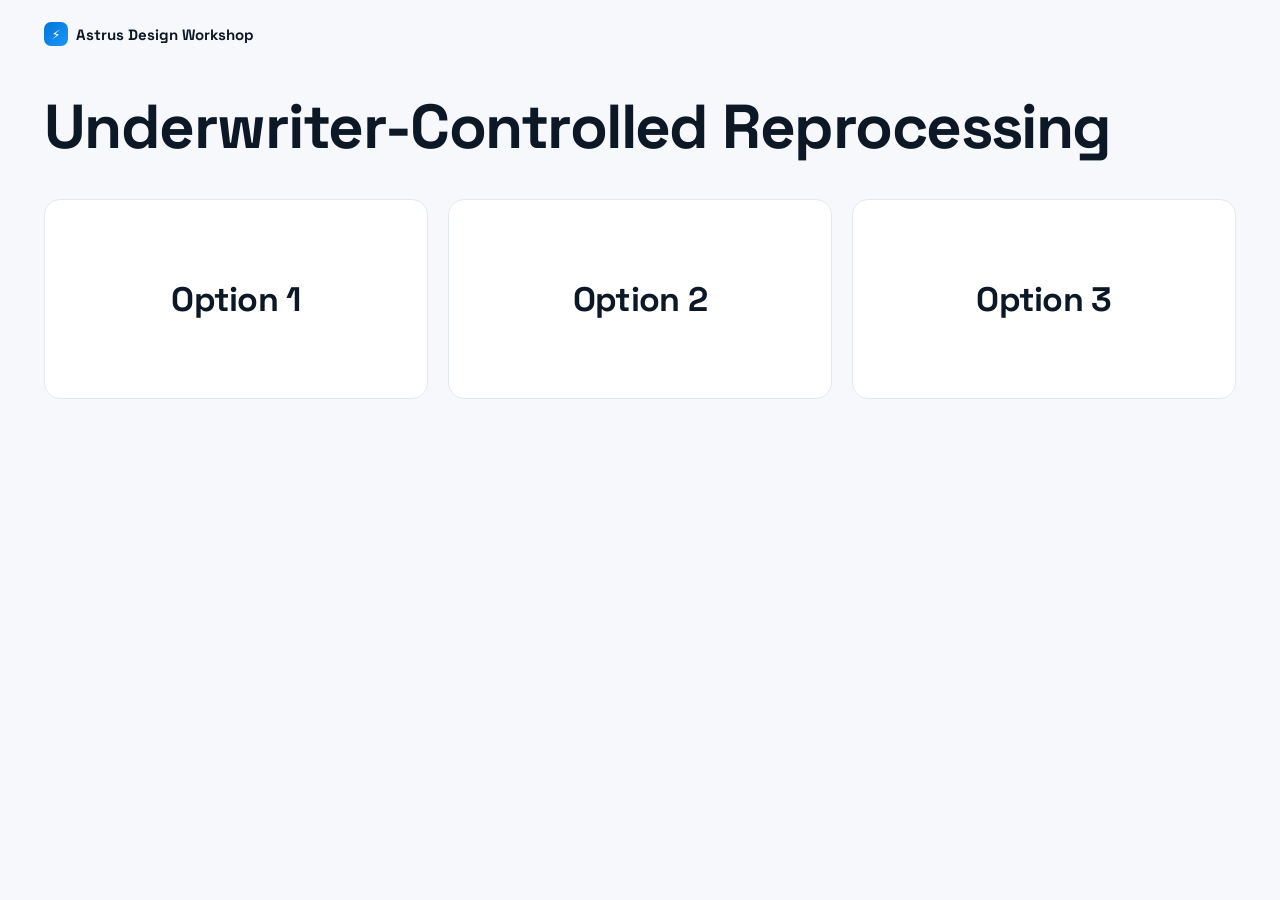
<file: index.html>
<!doctype html>
<html lang="en">
  <head>
    <meta charset="utf-8" />
    <meta name="viewport" content="width=device-width, initial-scale=1" />
    <meta http-equiv="Cache-Control" content="no-cache, no-store, must-revalidate" />
    <meta http-equiv="Pragma" content="no-cache" />
    <meta http-equiv="Expires" content="0" />
    <title>Underwriter-Controlled Reprocessing</title>
    <link rel="preconnect" href="https://fonts.googleapis.com" />
    <link rel="preconnect" href="https://fonts.gstatic.com" crossorigin />
    <link href="https://fonts.googleapis.com/css2?family=Space+Grotesk:wght@500;600;700&family=Inter:wght@400;500;600&family=IBM+Plex+Mono:wght@500;600&display=swap" rel="stylesheet" />
    <style>
      :root {
        --ink: #0c1826; --ink-3: #6b7c90; --paper: #f6f8fb; --line: #e2e8f0;
        --blue: #0176d3; --blue-2: #1b96ff; --blue-dk: #014486;
        --disp: "Space Grotesk", system-ui, sans-serif; --body: "Inter", system-ui, sans-serif;
      }
      * { box-sizing: border-box; }
      body { margin: 0; font-family: var(--body); color: var(--ink); background: var(--paper); -webkit-font-smoothing: antialiased; }
      .wrap { max-width: 1240px; margin: 0 auto; padding: 0 24px; }
      .brand { display: flex; align-items: center; gap: 8px; padding: 22px 24px; max-width: 1240px; margin: 0 auto; font-family: var(--disp); font-weight: 700; font-size: 15px; }
      .brand .bolt { width: 24px; height: 24px; border-radius: 7px; background: linear-gradient(135deg, var(--blue), var(--blue-2)); color: #fff; display: grid; place-items: center; font-size: 13px; }
      h1 { font-family: var(--disp); font-weight: 700; font-size: clamp(30px, 5vw, 62px); line-height: 1.05; letter-spacing: -0.025em; margin: 26px 0 40px; }
      .grid { display: grid; grid-template-columns: repeat(auto-fill, minmax(300px, 1fr)); gap: 20px; padding-bottom: 70px; }
      .card {
        border: 1px solid var(--line); border-radius: 16px; background: #fff;
        min-height: 200px; display: grid; place-items: center; text-decoration: none;
        font-family: var(--disp); font-weight: 700; font-size: 34px; letter-spacing: -0.02em; color: var(--ink);
        transition: box-shadow 0.16s ease, border-color 0.16s ease, transform 0.1s ease;
      }
      .card:hover { box-shadow: 0 16px 34px -22px rgba(9,30,66,0.4); border-color: var(--blue); color: var(--blue-dk); }
      .card:active { transform: translateY(1px); }
      @media (prefers-reduced-motion: reduce) { * { transition: none !important; } }
    </style>
  </head>
  <body>
    <div class="brand"><span class="bolt">⚡</span> Astrus Design Workshop</div>
    <div class="wrap">
      <h1>Underwriter-Controlled Reprocessing</h1>
      <div class="grid" id="grid"></div>
    </div>
    <script>
      var C = [
        ["Option 1", "01-checklist"],
        ["Option 2", "02-timeline"],
        ["Option 3", "03-guided-rail"]
      ];
      // Cache-buster: a fresh token every visit means clicking a concept always
      // loads the latest HTML + assets, never a stale browser copy.
      var CB = Date.now().toString(36);
      document.getElementById("grid").innerHTML = C.map(function (c) {
        return '<a class="card" href="concepts/' + c[1] + '/index.html?mode=additional&cb=' + CB + '">' + c[0] + "</a>";
      }).join("");
    </script>
  </body>
</html>
</file>
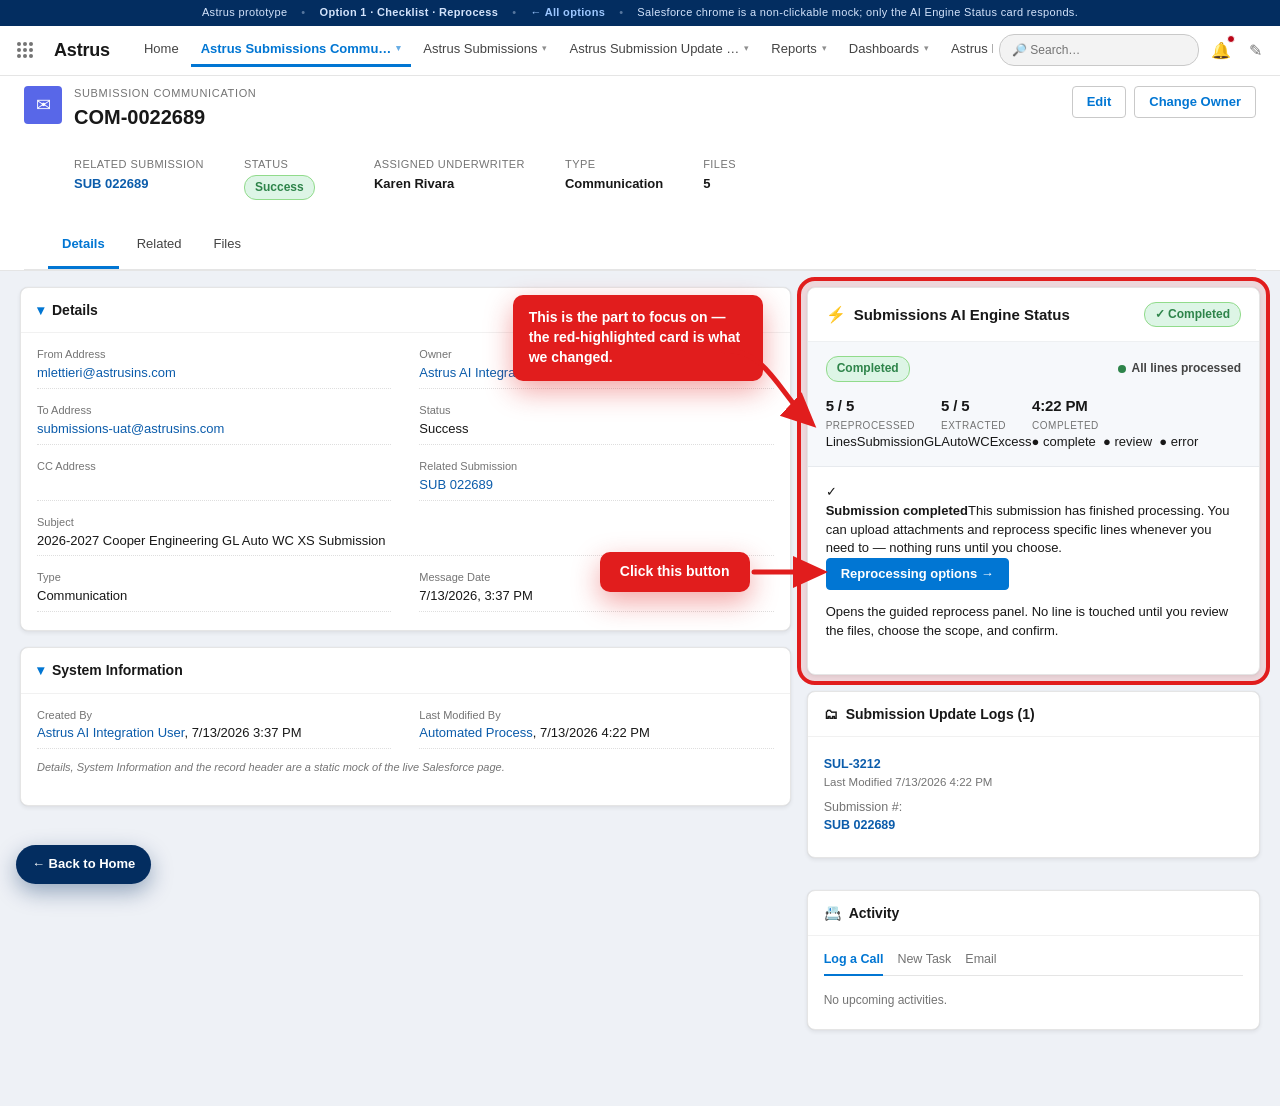
<file: concepts/01-checklist/index.html>
<!doctype html>
<html lang="en">
  <head>
    <meta charset="utf-8" />
    <meta name="viewport" content="width=device-width, initial-scale=1" />
    <meta http-equiv="Cache-Control" content="no-cache, no-store, must-revalidate" />
    <meta http-equiv="Pragma" content="no-cache" />
    <meta http-equiv="Expires" content="0" />
    <title>Astrus · Checklist</title>
    <link rel="stylesheet" href="../../assets/shell.css?v=12" />
    <link rel="stylesheet" href="../../assets/cc.css?v=12" />
  </head>
  <body>
    <noscript>This interactive concept needs JavaScript.</noscript>
    <script src="../../assets/shell.js?v=12"></script>
    <script>
      (function () {
        const state = { moment: 0, max: 0, err: null, scope: ASTRUS.newScope() };
        let CTX;

        function gate(step) {
          if (step === 0) return CTX.uploadError(state.scope);
          if (step === 2) return CTX.lineError(state.scope);
          return null;
        }
        function countChip() {
          const n = CTX.selectedCount(state.scope);
          return '<span class="cc-count' + (n === 0 ? " none" : "") + '">' + n + " of " + CTX.data.lines.length + " lines</span>";
        }
        function errHTML() {
          return state.err ? '<div class="cc-err">⚠ ' + CTX.esc(state.err) + "</div>" : "";
        }
        function runSummaryHTML() {
          const r = CTX.computeRunSummary(state.scope);
          const empty = !CTX.hasSelection(state.scope);
          const icon = { docs: "📄", populate: "✓", lock: "🔒", protect: "🔒" };
          const lines = r.lines.map((l) => '<div class="run-line run-line--' + l.kind + '"><span class="rl-ic">' + (icon[l.kind] || "•") + "</span><span>" + CTX.esc(l.text) + "</span></div>").join("");
          return '<div class="run-summary' + (empty ? " is-empty" : "") + '">' + (empty ? '<p class="cc-hint" style="margin:0">Pick a line to preview.</p>' : lines) + "</div>";
        }

        function render() {
          if (state.err && !gate(state.moment)) state.err = null;
          const mount = document.getElementById("cc-body");
          mount.innerHTML = "";
          mount.appendChild(CTX.momentStepper(state.moment, onStep, state.max));
          const box = document.createElement("div");
          if (state.moment === 0) box.innerHTML = CTX.bannerHTML() + mUpload();
          else if (state.moment === 1) box.innerHTML = mReview();
          else if (state.moment === 2) box.innerHTML = mLines();
          else box.innerHTML = mFinal();
          mount.appendChild(box);
          bind(box);
          if (state.moment === 0) CTX.bindUploadStep(box, state.scope, render);
        }

        function mUpload() {
          return CTX.renderUploadStep(state.scope) + errHTML() +
            '<div class="cc-actions"><span class="spacer"></span><button class="slds-btn slds-btn--brand" data-next>Next: review →</button></div>';
        }
        function mReview() {
          return CTX.renderReview(state.scope) + errHTML() +
            '<div class="cc-actions"><button class="slds-btn" data-back>← Upload</button><span class="spacer"></span><button class="slds-btn slds-btn--brand" data-next>Next: scope →</button></div>';
        }
        function mLines() {
          return (
            CTX.renderScopePicker(state.scope) +
            runSummaryHTML() + errHTML() +
            '<div class="cc-actions"><button class="slds-btn" data-back>← Review</button><span class="spacer"></span><button class="slds-btn slds-btn--brand" data-next>Next →</button></div>'
          );
        }
        function mFinal() {
          const runnable = CTX.canRun(state.scope);
          return (
            '<div class="cc-title-row"><p class="cc-section-title">' + CTX.finalLabel + "</p>" + countChip() + "</div>" +
            runSummaryHTML() +
            (runnable ? "" : '<p class="cc-hint">' + (state.scope.whole ? "Confirm the overwrite on the Scope step to continue." : "Pick at least one line or quote on the Scope step.") + "</p>") +
            '<div class="cc-actions"><button class="slds-btn" data-back>← Scope</button><span class="spacer"></span>' +
            '<button class="slds-btn slds-btn--brand" data-run' + (runnable ? "" : " disabled") + ">" + CTX.finalLabel + " →</button></div>"
          );
        }

        function go(i) { state.moment = i; state.max = Math.max(state.max, i); state.err = null; render(); }
        function onStep(i) { if (i <= state.max) go(i); }
        function next() {
          const e = gate(state.moment);
          if (e) { state.err = e; render(); return; }
          go(state.moment + 1);
        }
        function back() { state.err = null; state.moment = Math.max(0, state.moment - 1); render(); }

        function bind(box) {
          const nx = box.querySelector("[data-next]");
          if (nx) nx.onclick = next;
          const bk = box.querySelector("[data-back]");
          if (bk) bk.onclick = back;
          box.querySelectorAll(".doc-toggle").forEach((b) => (b.onclick = () => { const n = b.dataset.doc; state.scope.excludedDocs.has(n) ? state.scope.excludedDocs.delete(n) : state.scope.excludedDocs.add(n); render(); }));
          CTX.bindScopePicker(box, state.scope, render);
          const rp = box.querySelector("[data-run]");
          if (rp) rp.onclick = async () => { const ok = await CTX.runProcess(state.scope); if (ok) { state.scope = ASTRUS.newScope(); state.max = 0; go(0); } };
        }

        window.CONCEPT = { name: "Option 1 · Checklist", render: function (mount, ctx) { CTX = ctx; render(); } };
        ASTRUS.boot(window.CONCEPT);
      })();
    </script>
  </body>
</html>
</file>
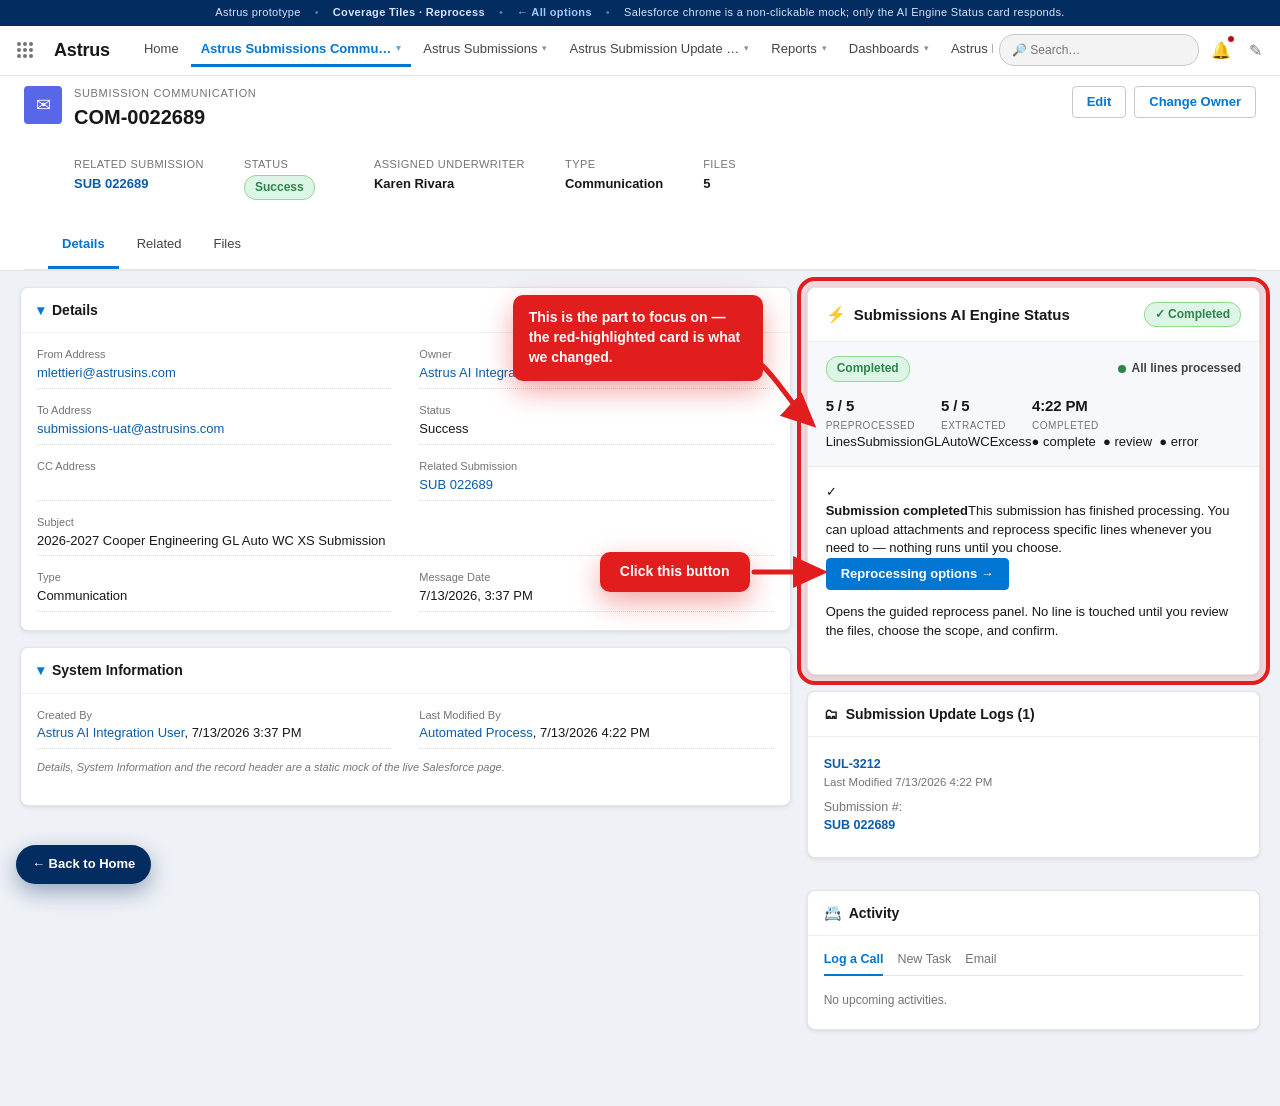
<file: concepts/02-coverage-tiles/index.html>
<!doctype html>
<html lang="en">
  <head>
    <meta charset="utf-8" />
    <meta name="viewport" content="width=device-width, initial-scale=1" />
    <title>Astrus · Coverage Tiles</title>
    <link rel="stylesheet" href="../../assets/shell.css" />
    <link rel="stylesheet" href="../../assets/cc.css" />
    <style>
      /* Coverage Tiles — concept-only additions (grid/tile base already in cc.css) */
      .tile-name { display: flex; align-items: center; justify-content: space-between; gap: 8px; }
      .tile-sub-tag {
        font-size: 9px; font-weight: 700; text-transform: uppercase; letter-spacing: .04em;
        color: #6b5bd0; background: #efeafb; padding: 1px 6px; border-radius: 8px; margin-left: 6px;
      }
      .tile[disabled] { cursor: default; }
      .tile-whole-sub { font-size: 11px; color: var(--sf-text-weaker); font-weight: 500; margin-top: -2px; }
      .tile.on .tile-whole-sub { color: #1a7a3a; }
    </style>
  </head>
  <body>
    <noscript>This interactive concept needs JavaScript.</noscript>
    <script src="../../assets/shell.js"></script>
    <script>
      (function () {
        const state = { moment: 0, max: 0, err: null, scope: ASTRUS.newScope() };
        const _hm = location.hash.match(/m(\d)/);
        if (_hm) { state.moment = Number(_hm[1]); state.max = state.moment; }
        let CTX;

        function gate(step) {
          if (step === 0) return CTX.uploadError(state.scope);
          if (step === 2) return CTX.lineError(state.scope);
          return null;
        }
        function countChip() {
          const n = CTX.selectedCount(state.scope);
          return '<span class="cc-count' + (n === 0 ? " none" : "") + '">' + n + " of " + CTX.data.lines.length + " lines</span>";
        }
        function errHTML() {
          return state.err ? '<div class="cc-err">⚠ ' + CTX.esc(state.err) + "</div>" : "";
        }
        function runSummaryHTML() {
          const r = CTX.computeRunSummary(state.scope);
          const empty = !CTX.hasSelection(state.scope);
          const icon = { docs: "📄", populate: "✓", lock: "🔒", protect: "🔒" };
          const lines = r.lines.map((l) => '<div class="run-line run-line--' + l.kind + '"><span class="rl-ic">' + (icon[l.kind] || "•") + "</span><span>" + CTX.esc(l.text) + "</span></div>").join("");
          return '<div class="run-summary' + (empty ? " is-empty" : "") + '">' + (empty ? '<p class="cc-hint" style="margin:0">Tap a tile to preview.</p>' : lines) + "</div>";
        }

        function render() {
          if (state.err && !gate(state.moment)) state.err = null;
          const mount = document.getElementById("cc-body");
          mount.innerHTML = "";
          mount.appendChild(CTX.momentStepper(state.moment, onStep, state.max));
          const box = document.createElement("div");
          if (state.moment === 0) box.innerHTML = CTX.bannerHTML() + mUpload();
          else if (state.moment === 1) box.innerHTML = mReview();
          else if (state.moment === 2) box.innerHTML = mLines();
          else box.innerHTML = mFinal();
          mount.appendChild(box);
          bind(box);
          if (state.moment === 0) CTX.bindUploadStep(box, state.scope, render);
        }

        function mUpload() {
          return CTX.renderUploadStep(state.scope) + errHTML() +
            '<div class="cc-actions"><span class="spacer"></span><button class="slds-btn slds-btn--brand" data-next>Next: review →</button></div>';
        }
        function mReview() {
          return '<p class="cc-section-title">Review attachments</p>' + CTX.renderReview(state.scope) + errHTML() +
            '<div class="cc-actions"><button class="slds-btn" data-back>← Upload</button><span class="spacer"></span><button class="slds-btn slds-btn--brand" data-next>Next: lines →</button></div>';
        }

        /* ---- LINES step: 2-col tile grid (our paradigm) --------------- */
        function wholeTile() {
          const on = state.scope.whole;
          return (
            '<button type="button" class="tile wide' + (on ? " on" : "") + '" data-tile="whole" aria-pressed="' + on + '">' +
            '<div class="tile-name"><span>Entire submission</span><span class="tile-check' + (on ? " on" : "") + '">' + (on ? "✓" : "") + "</span></div>" +
            '<div class="tile-state">' + (on ? "Will " + CTX.verb.toLowerCase() : "All " + CTX.data.lines.length + " lines") + "</div>" +
            '<div class="tile-whole-sub">' + (on ? "Every line below is included" : "Tap to select all lines at once") + "</div>" +
            "</button>"
          );
        }
        function lineTile(l) {
          const forced = state.scope.whole;
          const on = forced || state.scope.lob.has(l.id);
          const tag = l.kind === "sub" ? '<span class="tile-sub-tag">Submission-level</span>' : "";
          return (
            '<button type="button" class="tile' + (on ? " on" : "") + '" data-tile="' + l.id + '"' + (forced ? " disabled" : "") + ' aria-pressed="' + on + '">' +
            '<div class="tile-name"><span>' + CTX.esc(l.label) + tag + '</span><span class="tile-check' + (on ? " on" : "") + '">' + (on ? "✓" : "") + "</span></div>" +
            '<div class="tile-state">' + (on ? "Will " + CTX.verb.toLowerCase() : CTX.offLabel) + "</div>" +
            "</button>"
          );
        }
        function mLines() {
          const tiles = CTX.data.lines.map(lineTile).join("");
          return (
            '<div class="cc-title-row"><p class="cc-section-title">Choose what to ' + CTX.verb.toLowerCase() + "</p>" + countChip() + "</div>" +
            '<div class="tile-grid">' + wholeTile() + tiles + "</div>" +
            runSummaryHTML() + errHTML() +
            '<div class="cc-actions"><button class="slds-btn" data-back>← Review</button><span class="spacer"></span><button class="slds-btn slds-btn--brand" data-next>Next →</button></div>'
          );
        }

        function mFinal() {
          return (
            '<div class="cc-title-row"><p class="cc-section-title">' + CTX.finalLabel + "</p>" + countChip() + "</div>" +
            runSummaryHTML() +
            '<div class="cc-actions"><button class="slds-btn" data-back>← Lines</button><span class="spacer"></span>' +
            '<button class="slds-btn slds-btn--brand" data-run ' + (!CTX.hasSelection(state.scope) ? "disabled" : "") + ">" + CTX.finalLabel + " →</button></div>"
          );
        }

        function go(i) { state.moment = i; state.max = Math.max(state.max, i); state.err = null; history.replaceState(null, "", "#m" + i); render(); }
        function onStep(i) { if (i <= state.max) go(i); }
        function next() {
          const e = gate(state.moment);
          if (e) { state.err = e; render(); return; }
          go(state.moment + 1);
        }
        function back() { state.err = null; state.moment = Math.max(0, state.moment - 1); render(); }

        function bind(box) {
          const nx = box.querySelector("[data-next]");
          if (nx) nx.onclick = next;
          const bk = box.querySelector("[data-back]");
          if (bk) bk.onclick = back;
          box.querySelectorAll(".doc-toggle").forEach((b) => (b.onclick = () => { const n = b.dataset.doc; state.scope.excludedDocs.has(n) ? state.scope.excludedDocs.delete(n) : state.scope.excludedDocs.add(n); render(); }));
          box.querySelectorAll("[data-tile]").forEach((b) => {
            b.onclick = () => {
              const id = b.dataset.tile;
              if (id === "whole") { state.scope.whole = !state.scope.whole; render(); return; }
              if (state.scope.whole) return;
              state.scope.lob.has(id) ? state.scope.lob.delete(id) : state.scope.lob.add(id);
              render();
            };
          });
          const rp = box.querySelector("[data-run]");
          if (rp) rp.onclick = async () => { const ok = await CTX.runProcess(state.scope); if (ok) { state.scope = ASTRUS.newScope(); state.max = 0; go(0); } };
        }

        window.CONCEPT = { name: "Coverage Tiles", render: function (mount, ctx) { CTX = ctx; render(); } };
        ASTRUS.boot(window.CONCEPT);
      })();
    </script>
  </body>
</html>
</file>
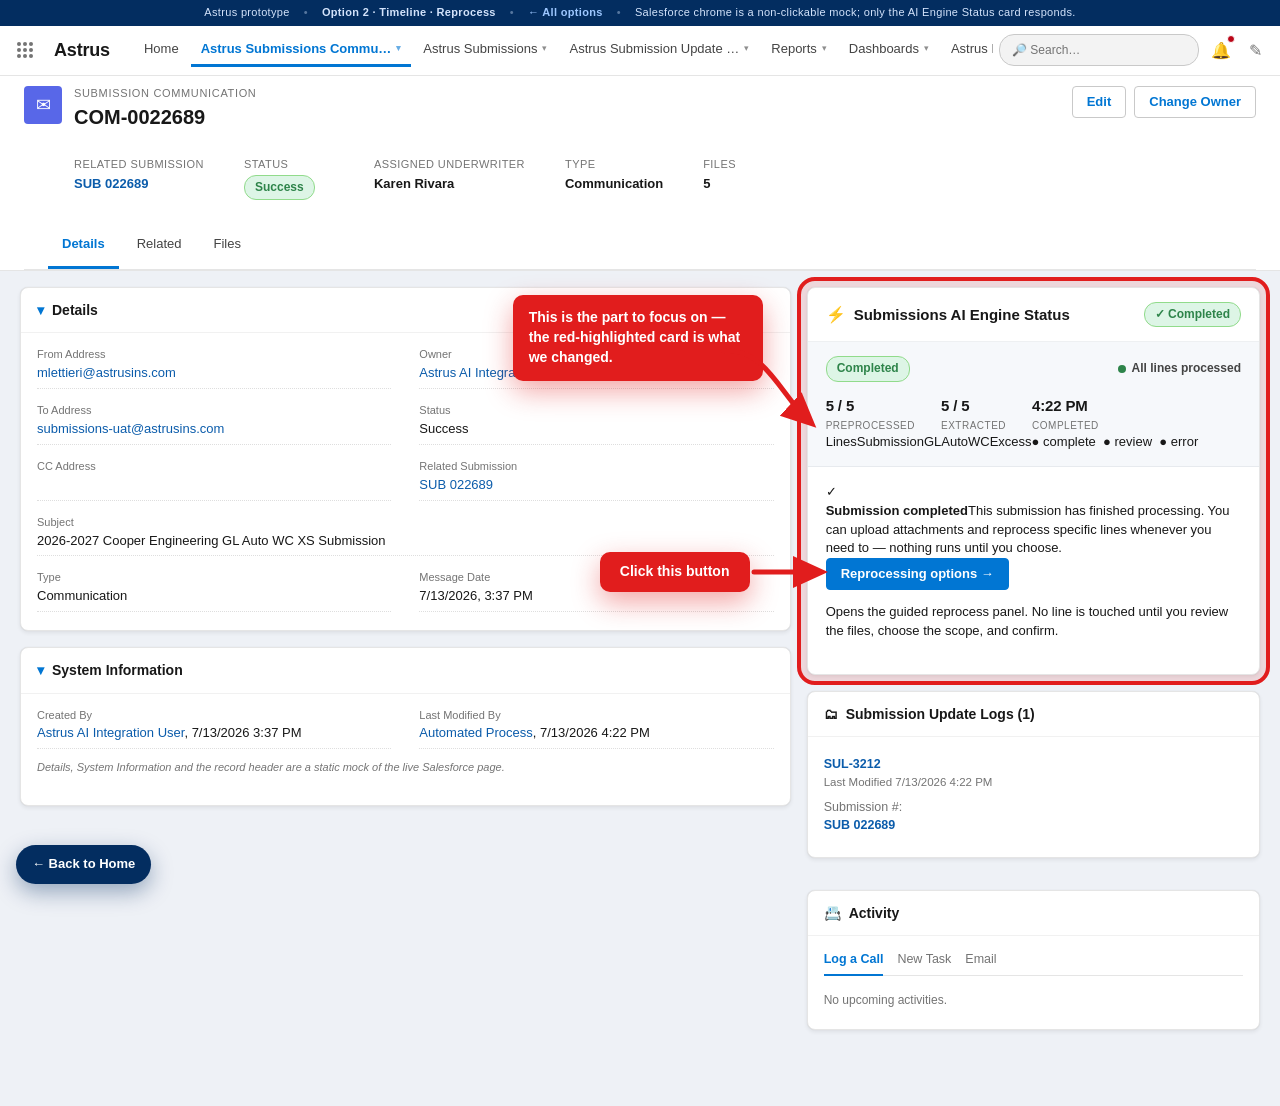
<file: concepts/02-timeline/index.html>
<!doctype html>
<html lang="en">
  <head>
    <meta charset="utf-8" />
    <meta name="viewport" content="width=device-width, initial-scale=1" />
    <meta http-equiv="Cache-Control" content="no-cache, no-store, must-revalidate" />
    <meta http-equiv="Pragma" content="no-cache" />
    <meta http-equiv="Expires" content="0" />
    <title>Astrus · Timeline</title>
    <link rel="stylesheet" href="../../assets/shell.css?v=12" />
    <link rel="stylesheet" href="../../assets/cc.css?v=12" />
    <style>
      /* ---- vertical timeline rail (concept-local) ------------------------- */
      .tl-rail { position: relative; max-width: 430px; }
      .tl-node { position: relative; display: flex; gap: 12px; }
      .tl-rail-col { flex: none; width: 26px; position: relative; display: flex; justify-content: center; }
      .tl-rail-col::before {
        content: ""; position: absolute; top: 0; bottom: 0; left: 50%; width: 2px;
        background: #dde3ea; transform: translateX(-50%); z-index: 0;
      }
      .tl-node:first-child .tl-rail-col::before { top: 13px; }
      .tl-node:last-child .tl-rail-col::before { bottom: auto; height: 13px; }
      .tl-dot {
        position: relative; z-index: 1; width: 26px; height: 26px; border-radius: 50%;
        display: grid; place-items: center; font-size: 12px; font-weight: 800;
        background: #fff; border: 2.5px solid #c9cdd3; color: #8a94a0; flex: none;
        box-shadow: 0 0 0 3px #fff;
      }
      .tl-node--done .tl-dot { background: #2e844a; border-color: #2e844a; color: #fff; }
      .tl-node--active .tl-dot { background: #0176d3; border-color: #0176d3; color: #fff; box-shadow: 0 0 0 3px #fff, 0 0 0 6px #dceafb; }
      .tl-node--upcoming .tl-dot { background: #fff; border-color: #c9cdd3; color: #8a94a0; }
      .tl-content { flex: 1; min-width: 0; padding-bottom: 16px; }
      .tl-node:last-child .tl-content { padding-bottom: 0; }
      .tl-head {
        display: flex; align-items: baseline; gap: 8px; width: 100%; background: none; border: none;
        padding: 2px 0; cursor: pointer; text-align: left; font: inherit; color: inherit;
      }
      .tl-head-title { font-weight: 700; font-size: 13.5px; color: var(--sf-text); white-space: nowrap; overflow: hidden; text-overflow: ellipsis; }
      .tl-head-summary { font-size: 11.5px; color: var(--sf-text-weaker); flex: none; margin-left: auto; padding-left: 8px; }
      .tl-node--done .tl-head-title { color: #0a3d1c; }
      .tl-node--active .tl-head-title { color: #014486; font-size: 14.5px; }
      .tl-node--upcoming .tl-head-title { color: #8a94a0; font-weight: 600; }
      .tl-node--locked .tl-dot { background: #f4f5f7; border-color: #dde3ea; color: #b7bec7; font-size: 11px; }
      .tl-node--locked .tl-head-title { color: #b7bec7; font-weight: 600; }
      .tl-node--locked .tl-head { cursor: not-allowed; }
      .tl-node--hist .tl-head { cursor: default; }
      .tl-head:hover .tl-head-title { text-decoration: underline; }
      .tl-node--hist .tl-head:hover .tl-head-title,
      .tl-node--upcoming .tl-head:hover .tl-head-title,
      .tl-node--locked .tl-head:hover .tl-head-title { text-decoration: none; }
      .tl-node--upcoming .tl-head:hover .tl-head-title { color: #0176d3; }
      .tl-body {
        margin-top: 9px; border: 1.5px solid #b6d8f7; background: #f7fbff; border-radius: 10px;
        padding: 12px 14px 14px;
      }
      .tl-node--done-final .tl-dot { background: #2e844a; border-color: #2e844a; color: #fff; }
      .tl-node--done-final .tl-head-title { color: #0a3d1c; }
      .tl-reset-link { background: none; border: none; color: var(--sf-brand); font: inherit; font-weight: 700; cursor: pointer; padding: 0; text-decoration: underline; font-size: 12px; margin-top: 2px; }
    </style>
  </head>
  <body>
    <noscript>This interactive concept needs JavaScript.</noscript>
    <script src="../../assets/shell.js?v=12"></script>
    <script>
      (function () {
        const state = { moment: 0, max: 0, err: null, scope: null, runs: [] };
        let CTX, MOUNT;

        const NODE_TITLES = ["Upload additional attachments", "Review attachments", "Choose what to reprocess", ""];
        function nowTitle() { return "NOW — " + CTX.finalLabel; }

        // gate helpers — return an error string, or null if the current node is satisfied
        function gate(step) {
          if (step === 0) return CTX.uploadError(state.scope);
          if (step === 2) return CTX.lineError(state.scope);
          return null;
        }
        function errHTML() {
          return state.err ? '<div class="cc-err">⚠ ' + CTX.esc(state.err) + "</div>" : "";
        }

        function statusTitle() {
          return CTX.mode === "additional" ? "Submission completed · " + CTX.data.sub : "Communication created";
        }

        function countChip() {
          const n = CTX.selectedCount(state.scope);
          return '<span class="cc-count' + (n === 0 ? " none" : "") + '">' + n + " of " + CTX.data.lines.length + " lines</span>";
        }

        function runSummaryHTML() {
          const r = CTX.computeRunSummary(state.scope);
          const empty = !CTX.hasSelection(state.scope);
          const icon = { docs: "📄", populate: "✓", lock: "🔒", protect: "🔒" };
          const lines = r.lines
            .map((l) => '<div class="run-line run-line--' + l.kind + '"><span class="rl-ic">' + (icon[l.kind] || "•") + "</span><span>" + CTX.esc(l.text) + "</span></div>")
            .join("");
          return '<div class="run-summary' + (empty ? " is-empty" : "") + '">' + (empty ? '<p class="cc-hint" style="margin:0">Pick a line, or the entire submission.</p>' : lines) + "</div>";
        }

        /* ---- collapsed summary text for a done node -------------------- */
        function summaryFor(i) {
          if (i === 0) {
            const n = state.scope.uploaded.length;
            return n ? n + (n === 1 ? " file" : " files") + " uploaded" : "no new files";
          }
          if (i === 1) {
            return CTX.includedDocs(state.scope).length + " of " + CTX.docsInPlay(state.scope).length + " included";
          }
          if (i === 2) {
            return state.scope.whole ? "Entire submission" : CTX.selectedCount(state.scope) + " of " + CTX.data.lines.length + " lines";
          }
          return "";
        }

        /* ---- action bar --------------------------------------------------- */
        function actions(backIdx, backLabel, forwardHtml) {
          return (
            '<div class="cc-actions">' +
            (backIdx != null ? '<button class="slds-btn" data-go="' + backIdx + '">' + backLabel + "</button>" : "") +
            '<span class="spacer"></span>' + forwardHtml + "</div>"
          );
        }

        /* ---- body content per active node -------------------------------- */
        function bodyUpload() {
          return CTX.renderUploadStep(state.scope, { hideTitle: true }) + errHTML() + actions(null, "", '<button class="slds-btn slds-btn--brand" data-go="1">Next: review →</button>');
        }
        function bodyReview() {
          return CTX.renderReview(state.scope, { hideTitle: true }) + actions(0, "← Upload", '<button class="slds-btn slds-btn--brand" data-go="2">Next: scope →</button>');
        }
        function bodyLines() {
          return (
            CTX.renderScopePicker(state.scope, { hideTitle: true }) + errHTML() +
            actions(1, "← Review", '<button class="slds-btn slds-btn--brand" data-go="3">Next →</button>')
          );
        }
        function bodyNow() {
          return (
            runSummaryHTML() +
            actions(2, "← Scope", '<button class="slds-btn slds-btn--brand" data-run' + (CTX.canRun(state.scope) ? "" : " disabled") + ">" + CTX.esc(CTX.finalLabel) + "</button>")
          );
        }
        const BODIES = [bodyUpload, bodyReview, bodyLines, bodyNow];

        /* ---- one active-cycle node (0..3) --------------------------------- */
        function cycleNode(i) {
          const isActive = i === state.moment;
          const isDone = i < state.moment;
          const reached = i <= state.max;
          const locked = !reached;
          const cls = isActive ? "tl-node--active" : isDone ? "tl-node--done" : locked ? "tl-node--locked" : "tl-node--upcoming";
          const title = i === 3 ? nowTitle() : NODE_TITLES[i];
          const dot = isDone ? "✓" : locked ? "🔒" : String(i + 1);
          const summary = isDone && !isActive ? '<span class="tl-head-summary">' + summaryFor(i) + "</span>" : "";
          const body = isActive ? '<div class="tl-body">' + BODIES[i]() + "</div>" : "";
          const disabledAttr = locked ? " disabled aria-disabled=\"true\"" : "";
          return (
            '<div class="tl-node ' + cls + '"><div class="tl-rail-col"><div class="tl-dot">' + dot + "</div></div>" +
            '<div class="tl-content"><button class="tl-head" data-node="' + i + '"' + disabledAttr + '><span class="tl-head-title">' + CTX.esc(title) + "</span>" + summary + "</button>" + body + "</div></div>"
          );
        }

        function statusNode() {
          return (
            '<div class="tl-node tl-node--done tl-node--hist"><div class="tl-rail-col"><div class="tl-dot">✓</div></div>' +
            '<div class="tl-content"><button class="tl-head" disabled><span class="tl-head-title">' + CTX.esc(statusTitle()) + "</span></button></div></div>"
          );
        }

        function runNode(r) {
          return (
            '<div class="tl-node tl-node--done-final tl-node--hist"><div class="tl-rail-col"><div class="tl-dot">✓</div></div>' +
            '<div class="tl-content"><button class="tl-head" disabled><span class="tl-head-title">Done — ' + CTX.esc(r.label) + "</span><span class=\"tl-head-summary\">" + CTX.esc(r.when) + "</span></button></div></div>"
          );
        }

        function render() {
          if (state.err && !gate(state.moment)) state.err = null;
          MOUNT.innerHTML = "";
          const rail = document.createElement("div");
          rail.className = "tl-rail";
          rail.innerHTML =
            statusNode() +
            state.runs.map(runNode).join("") +
            [0, 1, 2, 3].map(cycleNode).join("");
          MOUNT.appendChild(rail);
          bind(rail);
          if (state.moment === 0) CTX.bindUploadStep(rail, state.scope, render);
        }

        // jump to an already-reached node (rail header click) — no gate, no max change
        function goNode(i) {
          if (i > state.max) return;
          state.err = null;
          state.moment = i;
          render();
        }
        // step backward (Back buttons) — no gate
        function goBack(i) {
          state.err = null;
          state.moment = i;
          render();
        }
        // step forward (Next buttons) — gated on the step being left
        function advance(i) {
          const e = gate(state.moment);
          if (e) { state.err = e; render(); return; }
          state.err = null;
          state.moment = i;
          state.max = Math.max(state.max, i);
          render();
        }

        function bind(rail) {
          rail.querySelectorAll("[data-node]").forEach((b) => {
            if (b.disabled) return;
            b.onclick = () => goNode(Number(b.dataset.node));
          });
          rail.querySelectorAll("[data-go]").forEach((b) => {
            const target = Number(b.dataset.go);
            b.onclick = () => { if (target > state.moment) advance(target); else goBack(target); };
          });
          rail.querySelectorAll(".doc-toggle").forEach((b) => (b.onclick = () => {
            const n = b.dataset.doc;
            state.scope.excludedDocs.has(n) ? state.scope.excludedDocs.delete(n) : state.scope.excludedDocs.add(n);
            render();
          }));
          CTX.bindScopePicker(rail, state.scope, render);
          const rp = rail.querySelector("[data-run]");
          if (rp) rp.onclick = async () => {
            const sel = CTX.selectedLines(state.scope);
            const ok = await CTX.runProcess(state.scope);
            if (ok) {
              state.runs.push({ label: CTX.finalLabel + ": " + (state.scope.whole ? "entire submission" : sel.map((l) => l.label).join(", ")), when: "Just now" });
              state.scope = CTX.newScope();
              state.moment = 0;
              state.max = 0;
              state.err = null;
              render();
            }
          };
        }

        window.CONCEPT = {
          name: "Option 2 · Timeline",
          render: function (mount, ctx) {
            MOUNT = mount;
            CTX = ctx;
            state.scope = ctx.newScope();
            render();
          }
        };
        ASTRUS.boot(window.CONCEPT);
      })();
    </script>
  </body>
</html>
</file>
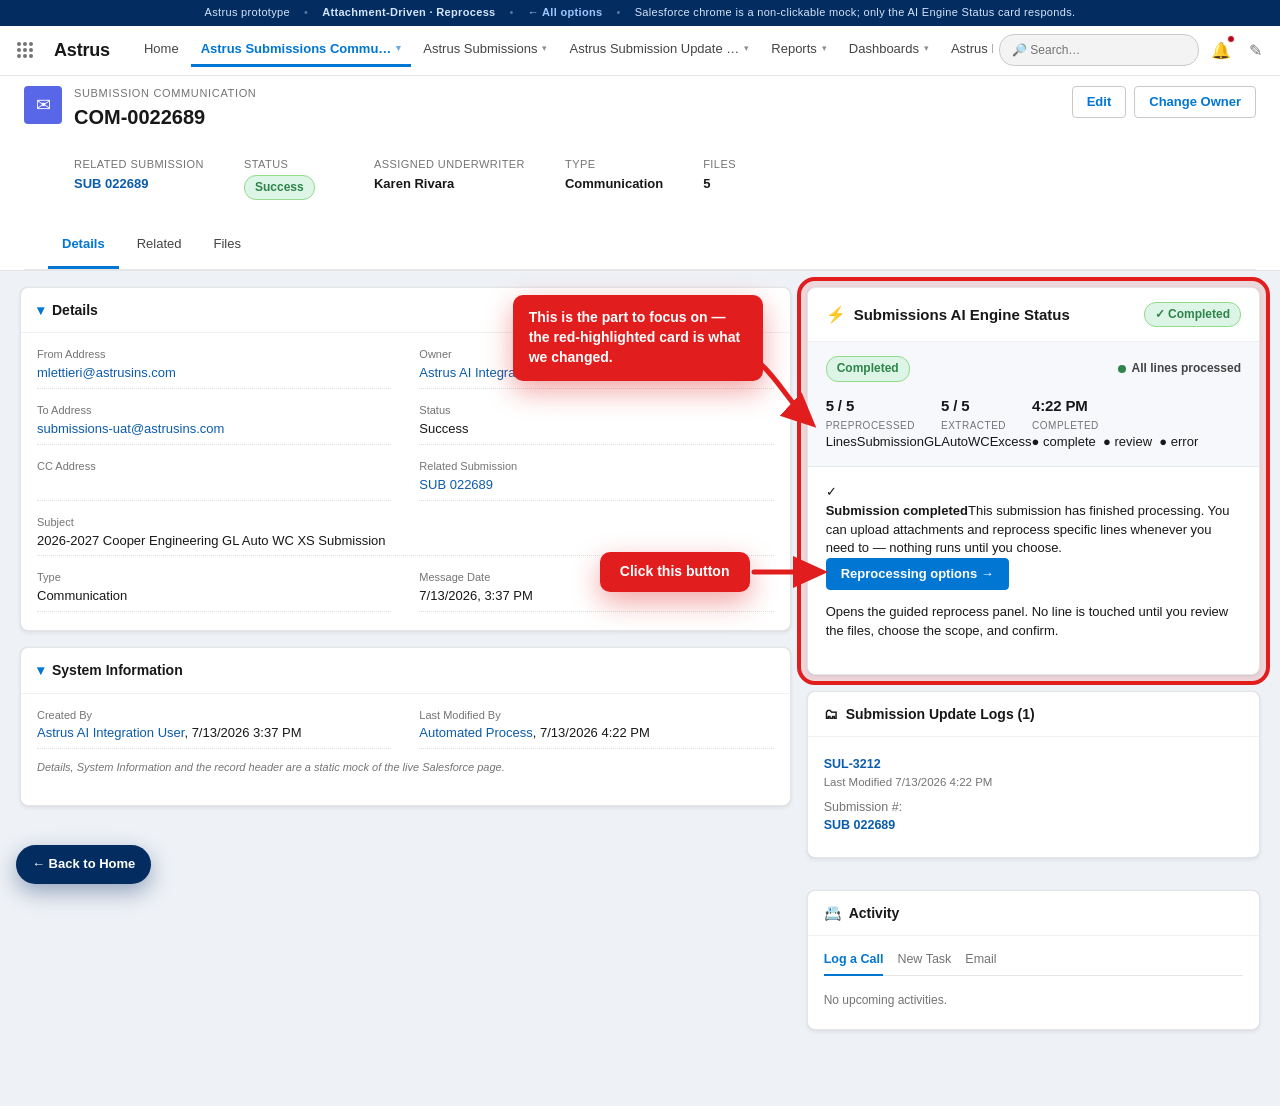
<file: concepts/03-attachment-driven/index.html>
<!doctype html>
<html lang="en">
  <head>
    <meta charset="utf-8" />
    <meta name="viewport" content="width=device-width, initial-scale=1" />
    <title>Astrus Reprocess · Attachment-Driven</title>
    <link rel="stylesheet" href="../../assets/shell.css" />
    <link rel="stylesheet" href="../../assets/cc.css" />
    <style>
      /* Attachment-Driven: ONE surface, no stepper. Upload → Review → Lines →
         Actions stack top-to-bottom; re-render the whole thing on any change. */
      .ad-block + .ad-block { margin-top: 20px; }
      .ad-actions-hint { font-size: 11px; color: var(--sf-text-weaker); margin: 8px 0 0; line-height: 1.5; }
    </style>
  </head>
  <body>
    <noscript>This interactive concept needs JavaScript.</noscript>
    <script src="../../assets/shell.js"></script>
    <script>
      (function () {
        const state = { scope: ASTRUS.newScope(), err: null };
        let CTX;

        function countChip() {
          const n = CTX.selectedCount(state.scope);
          return '<span class="cc-count' + (n === 0 ? " none" : "") + '">' + n + " of " + CTX.data.lines.length + " lines</span>";
        }

        function runSummaryHTML() {
          const r = CTX.computeRunSummary(state.scope);
          const empty = !CTX.hasSelection(state.scope);
          const icon = { docs: "📄", populate: "✓", lock: "🔒", protect: "🔒" };
          const lines = r.lines.map((l) => '<div class="run-line run-line--' + l.kind + '"><span class="rl-ic">' + (icon[l.kind] || "•") + "</span><span>" + CTX.esc(l.text) + "</span></div>").join("");
          return '<div class="run-summary' + (empty ? " is-empty" : "") + '">' + (empty ? '<p class="cc-hint" style="margin:0">Pick a line, or the entire submission, to preview.</p>' : lines) + "</div>";
        }

        function lineRow(l) {
          const tag = l.kind === "sub" ? '<span class="line-sub-tag">Submission-level</span>' : "";
          if (state.scope.whole) {
            return '<div class="line-row forced' + (l.kind === "sub" ? " is-sub" : "") + '"><span class="line-name">' + CTX.esc(l.label) + tag + '</span><span class="line-state">Will ' + CTX.verb.toLowerCase() + ' ✓</span></div>';
          }
          const on = state.scope.lob.has(l.id);
          return (
            '<div class="line-row ' + (on ? "on" : "locked") + (l.kind === "sub" ? " is-sub" : "") + '">' +
            '<button class="ck-check' + (on ? " on" : "") + '" data-line="' + l.id + '" aria-pressed="' + on + '">' + (on ? "✓" : "") + "</button>" +
            '<span class="line-name">' + CTX.esc(l.label) + tag + "</span>" +
            '<span class="line-state">' + (on ? "Will " + CTX.verb.toLowerCase() : CTX.offLabel) + "</span></div>"
          );
        }

        function linesSectionHTML() {
          const rows = CTX.data.lines.map(lineRow).join("");
          return (
            '<div class="cc-title-row"><p class="cc-section-title">What should Astrus ' + CTX.verb.toLowerCase() + "?</p>" + countChip() + "</div>" +
            '<div class="cc-mode">' +
            '<div class="cc-mode-opt' + (state.scope.whole ? " on" : "") + '" data-mode="whole"><span class="cc-mode-radio"></span><div class="cc-mode-title">Entire submission (' + CTX.data.lines.length + ")</div></div>" +
            '<div class="cc-mode-opt' + (!state.scope.whole ? " on" : "") + '" data-mode="selected"><span class="cc-mode-radio"></span><div class="cc-mode-title">Only the lines I choose</div></div></div>' +
            '<div class="line-list">' + rows + "</div>"
          );
        }

        function actionsHTML() {
          const secondaryLabel = CTX.mode === "additional" ? "Process as New" : "Cancel";
          return (
            '<div class="cc-actions">' +
            '<button class="slds-btn" data-secondary>' + secondaryLabel + "</button>" +
            '<span class="spacer"></span>' +
            '<button class="slds-btn slds-btn--brand" data-run ' + (!CTX.hasSelection(state.scope) ? "disabled" : "") + ">" + CTX.finalLabel + "</button></div>" +
            '<p class="ad-actions-hint">' + CTX.esc(CTX.data.protectedField) + " is always protected.</p>"
          );
        }

        function render() {
          if (state.err && CTX.uploadError(state.scope) === null && (CTX.mode !== "additional" || CTX.lineError(state.scope) === null)) {
            state.err = null;
          }
          const mount = document.getElementById("cc-body");
          mount.innerHTML =
            CTX.bannerHTML() +
            '<div class="ad-block">' + CTX.renderUploadStep(state.scope) + "</div>" +
            '<div class="ad-block">' + CTX.renderReview(state.scope) + "</div>" +
            '<div class="ad-block">' + linesSectionHTML() + "</div>" +
            '<div class="ad-block">' + runSummaryHTML() +
            (state.err ? '<div class="cc-err">⚠ ' + CTX.esc(state.err) + "</div>" : "") +
            actionsHTML() + "</div>";
          bind(mount);
          CTX.bindUploadStep(mount, state.scope, render);
        }

        function bind(mount) {
          mount.querySelectorAll(".doc-toggle").forEach((b) => (b.onclick = () => { const n = b.dataset.doc; state.scope.excludedDocs.has(n) ? state.scope.excludedDocs.delete(n) : state.scope.excludedDocs.add(n); render(); }));
          mount.querySelectorAll("[data-mode]").forEach((b) => (b.onclick = () => { state.scope.whole = b.dataset.mode === "whole"; render(); }));
          mount.querySelectorAll("[data-line]").forEach((b) => (b.onclick = () => { const id = b.dataset.line; state.scope.lob.has(id) ? state.scope.lob.delete(id) : state.scope.lob.add(id); render(); }));
          const rp = mount.querySelector("[data-run]");
          if (rp) rp.onclick = async () => {
            const ue = CTX.uploadError(state.scope);
            if (ue) { state.err = ue; render(); return; }
            if (CTX.mode === "additional") {
              const le = CTX.lineError(state.scope);
              if (le) { state.err = le; render(); return; }
            }
            state.err = null;
            const ok = await CTX.runProcess(state.scope);
            if (ok) { state.scope = ASTRUS.newScope(); state.err = null; render(); }
          };
          const sec = mount.querySelector("[data-secondary]");
          if (sec) {
            sec.onclick = async () => {
              if (CTX.mode === "additional") {
                const ok = await CTX.confirmModal({
                  title: "Process as a new submission?",
                  body: "<p>Ignores the linked submission and builds a brand-new one from the included attachments.</p>",
                  confirmLabel: "Process as New",
                  destructive: true
                });
                if (ok) CTX.toast("success", "Process as New started", "A new submission was sent to the engine.");
              } else {
                CTX.toast("warning", "Cancelled", "No changes were made.");
              }
            };
          }
        }

        window.CONCEPT = { name: "Attachment-Driven", render: function (mount, ctx) { CTX = ctx; render(); } };
        ASTRUS.boot(window.CONCEPT);
      })();
    </script>
  </body>
</html>
</file>
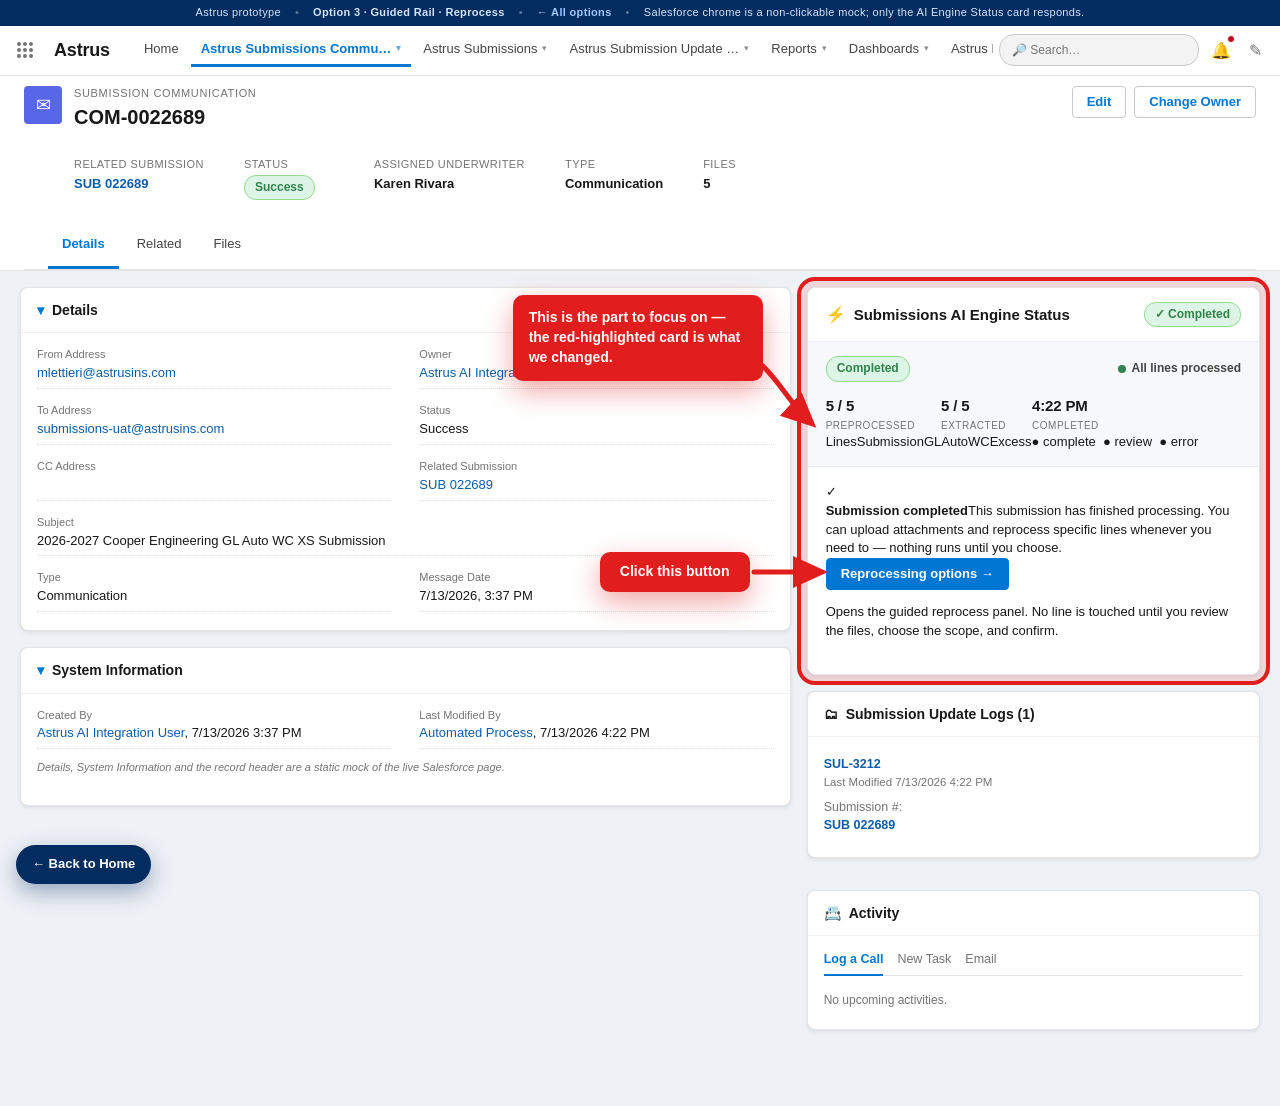
<file: concepts/03-guided-rail/index.html>
<!doctype html>
<html lang="en">
  <head>
    <meta charset="utf-8" />
    <meta name="viewport" content="width=device-width, initial-scale=1" />
    <meta http-equiv="Cache-Control" content="no-cache, no-store, must-revalidate" />
    <meta http-equiv="Pragma" content="no-cache" />
    <meta http-equiv="Expires" content="0" />
    <title>Astrus · Guided Rail</title>
    <link rel="stylesheet" href="../../assets/shell.css?v=12" />
    <link rel="stylesheet" href="../../assets/cc.css?v=12" />
    <style>
      /* Guided Rail — a hybrid: the Timeline's rail, the Attachment-Driven
         single surface (every step visible, upload-led), and the Checklist's
         line picker. One scrolling column tied together by a vertical rail. */
      .gr-rail { position: relative; padding-left: 34px; }
      .gr-rail::before { content: ""; position: absolute; left: 12px; top: 10px; bottom: 22px; width: 2px; background: #dfe3e8; }
      .gr-node { position: relative; margin-bottom: 18px; }
      .gr-node:last-child { margin-bottom: 0; }
      .gr-dot {
        position: absolute; left: -34px; top: -1px; width: 26px; height: 26px; border-radius: 50%;
        display: grid; place-items: center; font-size: 11px; font-weight: 800; color: #fff; background: #c4cdd8;
        box-shadow: 0 0 0 4px #fff;
      }
      .gr-dot--done { background: #2e844a; }
      .gr-dot--active { background: var(--sf-brand); box-shadow: 0 0 0 4px #dbeafe; }
      .gr-title { font-family: inherit; font-weight: 700; font-size: 13.5px; margin: 0 0 9px; display: flex; align-items: center; gap: 8px; }
      .gr-title .gr-badge { font-size: 10px; font-weight: 700; text-transform: uppercase; letter-spacing: .04em; color: #1a7a3a; background: #e6f8ec; padding: 1px 7px; border-radius: 9px; }
      .gr-card { border: 1px solid var(--sf-border); border-radius: 10px; background: #fff; padding: 14px; }
      .gr-created { font-size: 12px; color: var(--sf-text-weaker); }
      .gr-created strong { color: var(--sf-text); }
    </style>
  </head>
  <body>
    <noscript>This interactive concept needs JavaScript.</noscript>
    <script src="../../assets/shell.js?v=12"></script>
    <script>
      (function () {
        const state = { scope: ASTRUS.newScope() };
        let CTX;

        function countChip() {
          const n = CTX.selectedCount(state.scope);
          return '<span class="cc-count' + (n === 0 ? " none" : "") + '">' + n + " of " + CTX.data.lines.length + " lines</span>";
        }
        function runSummaryHTML() {
          const r = CTX.computeRunSummary(state.scope);
          const empty = !CTX.hasSelection(state.scope);
          const icon = { docs: "📄", populate: "✓", lock: "🔒", protect: "🔒" };
          const lines = r.lines.map((l) => '<div class="run-line run-line--' + l.kind + '"><span class="rl-ic">' + (icon[l.kind] || "•") + "</span><span>" + CTX.esc(l.text) + "</span></div>").join("");
          return '<div class="run-summary' + (empty ? " is-empty" : "") + '">' + (empty ? '<p class="cc-hint" style="margin:0">Choose a line to preview.</p>' : lines) + "</div>";
        }
        function node(dot, dotCls, title, badge, bodyHTML) {
          return (
            '<div class="gr-node"><span class="gr-dot ' + dotCls + '">' + dot + "</span>" +
            '<p class="gr-title">' + title + (badge ? '<span class="gr-badge">' + badge + "</span>" : "") + "</p>" +
            bodyHTML + "</div>"
          );
        }

        function render() {
          const mount = document.getElementById("cc-body");
          const uploadedOk = state.scope.uploaded.length > 0;
          const linesOk = CTX.hasSelection(state.scope);
          const rail =
            '<div class="gr-rail">' +
            node("✓", "gr-dot--done", "Submission completed · " + CTX.esc(CTX.data.sub), "", "") +
            node("1", uploadedOk ? "gr-dot--done" : "gr-dot--active", "Upload additional attachments", "", CTX.renderUploadStep(state.scope, { hideTitle: true })) +
            node("2", "gr-dot--active", "Review attachments", "", CTX.renderReview(state.scope, { hideTitle: true })) +
            node("3", linesOk ? "gr-dot--done" : "gr-dot--active", "Choose what to reprocess", "", CTX.renderScopePicker(state.scope, { hideTitle: true })) +
            node("4", "gr-dot--active", CTX.finalLabel, "",
              runSummaryHTML() +
              '<div class="cc-actions"><span class="spacer"></span><button class="slds-btn slds-btn--brand" data-run' + (CTX.canRun(state.scope) ? "" : " disabled") + ">" + CTX.finalLabel + " →</button></div>") +
            "</div>";
          mount.innerHTML = rail;
          bind(mount);
          CTX.bindUploadStep(mount, state.scope, render);
        }

        function bind(mount) {
          mount.querySelectorAll(".doc-toggle").forEach((b) => (b.onclick = () => { const n = b.dataset.doc; state.scope.excludedDocs.has(n) ? state.scope.excludedDocs.delete(n) : state.scope.excludedDocs.add(n); render(); }));
          CTX.bindScopePicker(mount, state.scope, render);
          const rp = mount.querySelector("[data-run]");
          if (rp) rp.onclick = async () => { const ok = await CTX.runProcess(state.scope); if (ok) { state.scope = ASTRUS.newScope(); render(); } };
        }

        window.CONCEPT = { name: "Option 3 · Guided Rail", render: function (mount, ctx) { CTX = ctx; render(); } };
        ASTRUS.boot(window.CONCEPT);
      })();
    </script>
  </body>
</html>
</file>
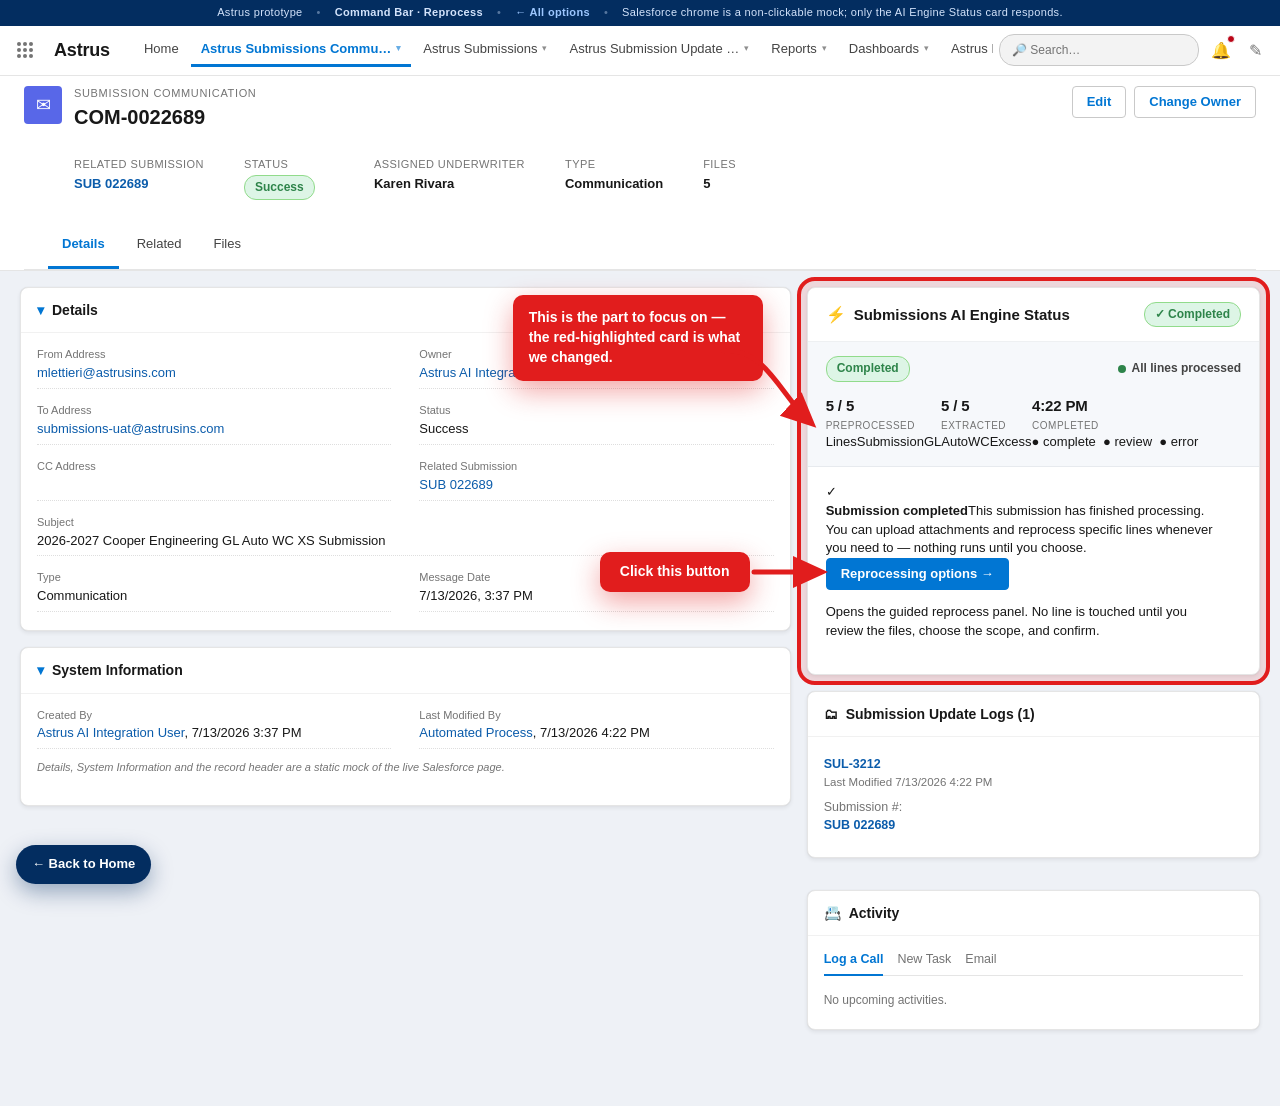
<file: concepts/04-command-bar/index.html>
<!doctype html>
<html lang="en">
  <head>
    <meta charset="utf-8" />
    <meta name="viewport" content="width=device-width, initial-scale=1" />
    <title>Astrus · Command Bar</title>
    <link rel="stylesheet" href="../../assets/shell.css" />
    <link rel="stylesheet" href="../../assets/cc.css" />
    <style>
      /* ==== Command Bar — concept-only styles (Round 8: upload-driven) ======
         Paradigm: one calm surface, no stepper, no accordion — compose a
         single instruction. Upload → documents (as removable pills) →
         lines (as removable pills) → one primary action, bottom-right.

         REFLOW FIX: everything that can grow or shrink (the upload list, the
         document pills, the line pills, their add-rows) lives inside ONE
         fixed-`height` scroll box (.cbar-scroll). Because the height is a
         literal CSS `height` (not min/max-height), the box's own footprint
         never changes — new pills, wrapped rows, or a longer upload list all
         scroll INSIDE it. The footer (.cbar-footer, holding Clear + the
         brand primary button) sits OUTSIDE that box in the flex column, so
         its pixel position — and the primary button's boundingBox — is
         pinned no matter what state the scope is in.
         ======================================================================= */

      .cc-body { max-width: 430px; }

      .cbar-shell { display: flex; flex-direction: column; }
      .cbar-scroll {
        height: 1080px;
        overflow-y: auto;
        padding-right: 4px;
        margin-right: -4px;
      }
      .cbar-footer { flex: none; }
      .cbar-footer .cbar-hint { display: block; margin: 8px 0 0; }
      /* Reserved-height slot for the gate error: ALWAYS rendered (empty or
         filled) so the footer's total height — and therefore the pinned
         primary button's pixel position — never shifts when the error
         appears or clears. This mirrors the .cbar-scroll fixed-height trick
         above, just applied to the footer instead of the scroll box. */
      .cbar-errslot { height: 40px; display: flex; align-items: center; }
      .cbar-errslot .cc-err { margin: 0; width: 100%; box-sizing: border-box; }
      .cbar-primary { font-size: 14px; padding: 9px 22px; font-weight: 700; white-space: nowrap; }
      .cc-actions .slds-btn { white-space: nowrap; }

      .cbar-card {
        border: 1px solid var(--sf-border);
        border-radius: var(--sf-radius-lg);
        background: #fbfcfe;
        padding: 14px 14px 12px;
      }

      /* one labeled section = a label row + a stable pill "slots" box + an
         optional add-row of ghost chips underneath. */
      .cbar-section { margin-top: 18px; }
      .cbar-section:first-child { margin-top: 0; }
      .cbar-section-head { display: flex; align-items: baseline; justify-content: space-between; gap: 8px; margin-bottom: 6px; }
      .cbar-label { font-size: 13.5px; font-weight: 700; color: var(--sf-text); }
      .cbar-subcount { font-size: 11px; font-weight: 600; color: var(--sf-text-weaker); }

      /* THE stable slots container — pills wrap freely inside; a floor
         height keeps a single pill / empty state from looking collapsed.
         Real position-stability comes from the FIXED .cbar-scroll height
         above, not from this min-height alone. */
      .cbar-slots {
        display: flex;
        flex-wrap: wrap;
        align-content: flex-start;
        gap: 8px;
        min-height: 40px;
        padding: 8px 10px;
        border: 1.5px dashed #dde3ea;
        border-radius: 10px;
        background: #fff;
        transition: border-color 0.12s ease, background 0.12s ease;
      }
      .cbar-slots.has-pills { border-style: solid; border-color: #cfe8d8; background: #f7fdf9; }
      .cbar-docslots.has-pills { border-color: #cfe0f5; background: #f7fafd; }
      .cbar-placeholder { align-self: center; color: var(--sf-text-weaker); font-style: italic; font-size: 12.5px; }

      .cbar-addrow { display: flex; flex-wrap: wrap; gap: 8px; margin-top: 8px; }
      .cbar-allchip { font-weight: 700; border-color: var(--sf-brand); color: var(--sf-brand-dark); }
      .cbar-alldone {
        font-size: 12px; color: #1a7a3a; font-weight: 600; padding: 6px 4px;
        display: flex; align-items: center; gap: 6px;
      }

      /* document pills reuse .pill verbatim + a type tag and a name that
         truncates instead of blowing out the 430px card. */
      .pill-doc { padding-right: 6px; max-width: 100%; }
      .pill-doc .file-ic { margin-right: 1px; }
      .pill-doc-name { max-width: 128px; overflow: hidden; text-overflow: ellipsis; white-space: nowrap; }
      .pill-doc.is-new { background: #fef3da; border-color: #f59e0b; color: #7a4500; }
      .pill-newtag { font-size: 9px; font-weight: 800; background: #e07b00; color: #fff; padding: 1px 5px; border-radius: 6px; letter-spacing: .05em; }
      .docgrp-lbl { display: block; font-size: 10px; text-transform: uppercase; letter-spacing: .05em; color: var(--sf-text-weaker); font-weight: 700; margin: 8px 0 5px; }
      .docgrp:first-child .docgrp-lbl { margin-top: 2px; }
      .pill-ghost.doc-ghost {
        max-width: 190px; overflow: hidden; text-overflow: ellipsis; white-space: nowrap;
        display: inline-block; vertical-align: top;
      }

      /* upload step gets a bit less breathing room in this dense layout */
      .cbar-section .up-zone { padding: 20px 14px; }
      .cbar-section .up-list { margin-top: 10px; }
    </style>
  </head>
  <body>
    <noscript>This interactive concept needs JavaScript.</noscript>
    <script src="../../assets/shell.js"></script>
    <script>
      (function () {
        const state = { scope: ASTRUS.newScope(), err: null };
        let CTX;

        function countChip() {
          const n = CTX.selectedCount(state.scope);
          return '<span class="cc-count' + (n === 0 ? " none" : "") + '">' + n + " of " + CTX.data.lines.length + " lines</span>";
        }

        /* ---- upload section --------------------------------------------- */
        function uploadSectionHTML() {
          return '<div class="cbar-section">' + CTX.renderUploadStep(state.scope) + "</div>";
        }

        /* ---- document pills ("From these documents:") ------------------- */
        function docPillHTML(f, isNew) {
          return (
            '<span class="pill pill-doc' + (isNew ? " is-new" : "") + '" data-docpill="' + CTX.esc(f.name) + '" title="' + CTX.esc(f.name) + '">' +
            (isNew ? '<span class="pill-newtag">NEW</span>' : "") +
            '<span class="file-ic file-ic--' + f.type + '">' + f.type.toUpperCase() + "</span>" +
            '<span class="pill-doc-name">' + CTX.esc(f.name) + "</span>" +
            '<span class="x" data-doc-remove="' + CTX.esc(f.name) + '" role="button" aria-label="Turn off ' + CTX.esc(f.name) + '">✕</span></span>'
          );
        }

        function docSectionHTML() {
          const all = CTX.docsInPlay(state.scope);
          if (!all.length) {
            return (
              '<div class="cbar-section"><div class="cbar-section-head"><span class="cbar-label">From these documents:</span></div>' +
              '<div class="cbar-slots"><span class="cbar-placeholder">Upload something above to populate this list.</span></div></div>'
            );
          }
          const uploadedNames = new Set(state.scope.uploaded.map((f) => f.name));
          const included = CTX.includedDocs(state.scope);
          const excluded = all.filter((f) => state.scope.excludedDocs.has(f.name));
          const incNew = included.filter((f) => uploadedNames.has(f.name));
          const incOld = included.filter((f) => !uploadedNames.has(f.name));
          function grp(label, arr) {
            if (!arr.length) return "";
            return (
              '<div class="docgrp"><span class="docgrp-lbl">' + label + '</span><div class="cbar-slots cbar-docslots has-pills">' +
              arr.map((f) => docPillHTML(f, uploadedNames.has(f.name))).join("") + "</div></div>"
            );
          }
          const slots = included.length
            ? grp("New — uploaded", incNew) + grp("Already processed", incOld)
            : '<div class="cbar-slots"><span class="cbar-placeholder">Every document is turned off — add one back below.</span></div>';
          const addrow = excluded.length
            ? '<div class="cbar-addrow">' + excluded.map((f) => '<button class="pill-ghost doc-ghost" data-doc-add="' + CTX.esc(f.name) +
                '" title="' + CTX.esc(f.name) + '">+ ' + (uploadedNames.has(f.name) ? "NEW · " : "") + CTX.esc(f.name) + "</button>").join("") + "</div>"
            : "";
          return (
            '<div class="cbar-section">' +
            '<div class="cbar-section-head"><span class="cbar-label">From these documents:</span>' +
            '<span class="cbar-subcount">' + included.length + " of " + all.length + " included</span></div>" +
            slots +
            addrow +
            '<div class="docs-note"><span class="docs-note-ic">⚠️</span><span>Only turn off documents that are exact or older versions of the newly uploaded ones. Every other document is needed to cross-reference, calculate and produce all fields.</span></div>' +
            "</div>"
          );
        }

        /* ---- line pills (label uses ctx.verb) ---------------------------- */
        function linePillHTML(l) {
          return (
            '<span class="pill" data-pill="' + l.id + '">' + CTX.esc(l.label) +
            '<span class="x" data-line-remove="' + l.id + '" role="button" aria-label="Remove ' + CTX.esc(l.label) + '">✕</span></span>'
          );
        }

        function lineSlotsHTML(lines) {
          if (!lines.length) {
            return '<span class="cbar-placeholder">Tap a line below to add it here — or grab the entire submission.</span>';
          }
          return lines.map(linePillHTML).join("");
        }

        function lineAddRowHTML() {
          if (state.scope.whole) {
            return '<div class="cbar-addrow"><span class="cbar-alldone">✓ Entire submission selected — remove a pill above to customize.</span></div>';
          }
          const notSelected = CTX.lockedLines(state.scope);
          const chips = notSelected.map((l) => '<button class="pill-ghost" data-line-add="' + l.id + '">+ ' + CTX.esc(l.label) + "</button>").join("");
          const allChip = '<button class="pill-ghost cbar-allchip" data-add-all>⚡ Entire submission</button>';
          return '<div class="cbar-addrow">' + chips + allChip + "</div>";
        }

        function lineSectionHTML() {
          const lines = CTX.selectedLines(state.scope);
          return (
            '<div class="cbar-section">' +
            '<div class="cbar-section-head"><span class="cbar-label">' + CTX.esc(CTX.verb) + ':</span>' + countChip() + "</div>" +
            '<div class="cbar-slots cbar-lineslots' + (lines.length ? " has-pills" : "") + '">' + lineSlotsHTML(lines) + "</div>" +
            lineAddRowHTML() +
            "</div>"
          );
        }

        function cardHTML() {
          return (
            '<div class="cbar-card">' +
            CTX.bannerHTML() +
            uploadSectionHTML() +
            docSectionHTML() +
            lineSectionHTML() +
            "</div>"
          );
        }

        function footerHint() {
          const total = CTX.data.lines.length;
          const n = CTX.selectedCount(state.scope);
          const docs = CTX.includedDocs(state.scope).length;
          if (!CTX.hasUploads(state.scope)) return "Drag & drop attachments above to begin";
          if (!n) return "Pick a line, or the entire submission";
          return n + " of " + total + " will " + CTX.verb.toLowerCase() + " · " + docs + " document" + (docs === 1 ? "" : "s");
        }

        function isScopeClean() {
          return !state.scope.uploaded.length && !state.scope.excludedDocs.size && !state.scope.lob.size && !state.scope.whole;
        }

        function render() {
          const upErr = CTX.uploadError(state.scope);
          const lnErr = CTX.lineError(state.scope);
          if (upErr === null && (CTX.mode !== "additional" || lnErr === null)) state.err = null;
          const mount = document.getElementById("cc-body");
          mount.innerHTML =
            '<div class="cbar-shell">' +
            '<div class="cbar-scroll" id="cbar-scroll">' + cardHTML() + "</div>" +
            '<div class="cbar-footer">' +
            '<div class="cbar-errslot">' + (state.err ? '<div class="cc-err">⚠ ' + CTX.esc(state.err) + "</div>" : "") + "</div>" +
            '<div class="cc-actions">' +
            '<button class="slds-btn" data-clear' + (isScopeClean() ? " disabled" : "") + ">Clear</button>" +
            '<span class="spacer"></span>' +
            '<button class="slds-btn slds-btn--brand cbar-primary" data-run>' + CTX.esc(CTX.finalLabel) + "</button>" +
            "</div><span class=\"cbar-hint\">" + footerHint() + "</span>" +
            "</div></div>";
          bind(mount);
          CTX.bindUploadStep(mount, state.scope, render);
        }

        function bind(mount) {
          // line pills — add/remove
          mount.querySelectorAll("[data-line-add]").forEach((b) => (b.onclick = () => { state.scope.lob.add(b.dataset.lineAdd); render(); }));
          const allBtn = mount.querySelector("[data-add-all]");
          if (allBtn) allBtn.onclick = () => { state.scope.whole = true; render(); };
          mount.querySelectorAll("[data-line-remove]").forEach((b) => (b.onclick = () => {
            const id = b.dataset.lineRemove;
            if (state.scope.whole) {
              state.scope.whole = false;
              state.scope.lob = new Set(CTX.data.lines.map((l) => l.id));
              state.scope.lob.delete(id);
            } else {
              state.scope.lob.delete(id);
            }
            render();
          }));

          // document pills — turn off / add back
          mount.querySelectorAll("[data-doc-remove]").forEach((b) => (b.onclick = () => { state.scope.excludedDocs.add(b.dataset.docRemove); render(); }));
          mount.querySelectorAll("[data-doc-add]").forEach((b) => (b.onclick = () => { state.scope.excludedDocs.delete(b.dataset.docAdd); render(); }));

          const clearBtn = mount.querySelector("[data-clear]");
          if (clearBtn) clearBtn.onclick = () => { state.scope = ASTRUS.newScope(); state.err = null; render(); };

          const rp = mount.querySelector("[data-run]");
          if (rp) rp.onclick = async () => {
            const upErr = CTX.uploadError(state.scope);
            if (upErr) { state.err = upErr; render(); return; }
            if (CTX.mode === "additional") {
              const lnErr = CTX.lineError(state.scope);
              if (lnErr) { state.err = lnErr; render(); return; }
            }
            state.err = null;
            const ok = await CTX.runProcess(state.scope);
            if (ok) { state.scope = ASTRUS.newScope(); state.err = null; render(); }
          };
        }

        window.CONCEPT = { name: "Command Bar", render: function (mount, ctx) { CTX = ctx; render(); } };
        ASTRUS.boot(window.CONCEPT);
      })();
    </script>
  </body>
</html>
</file>
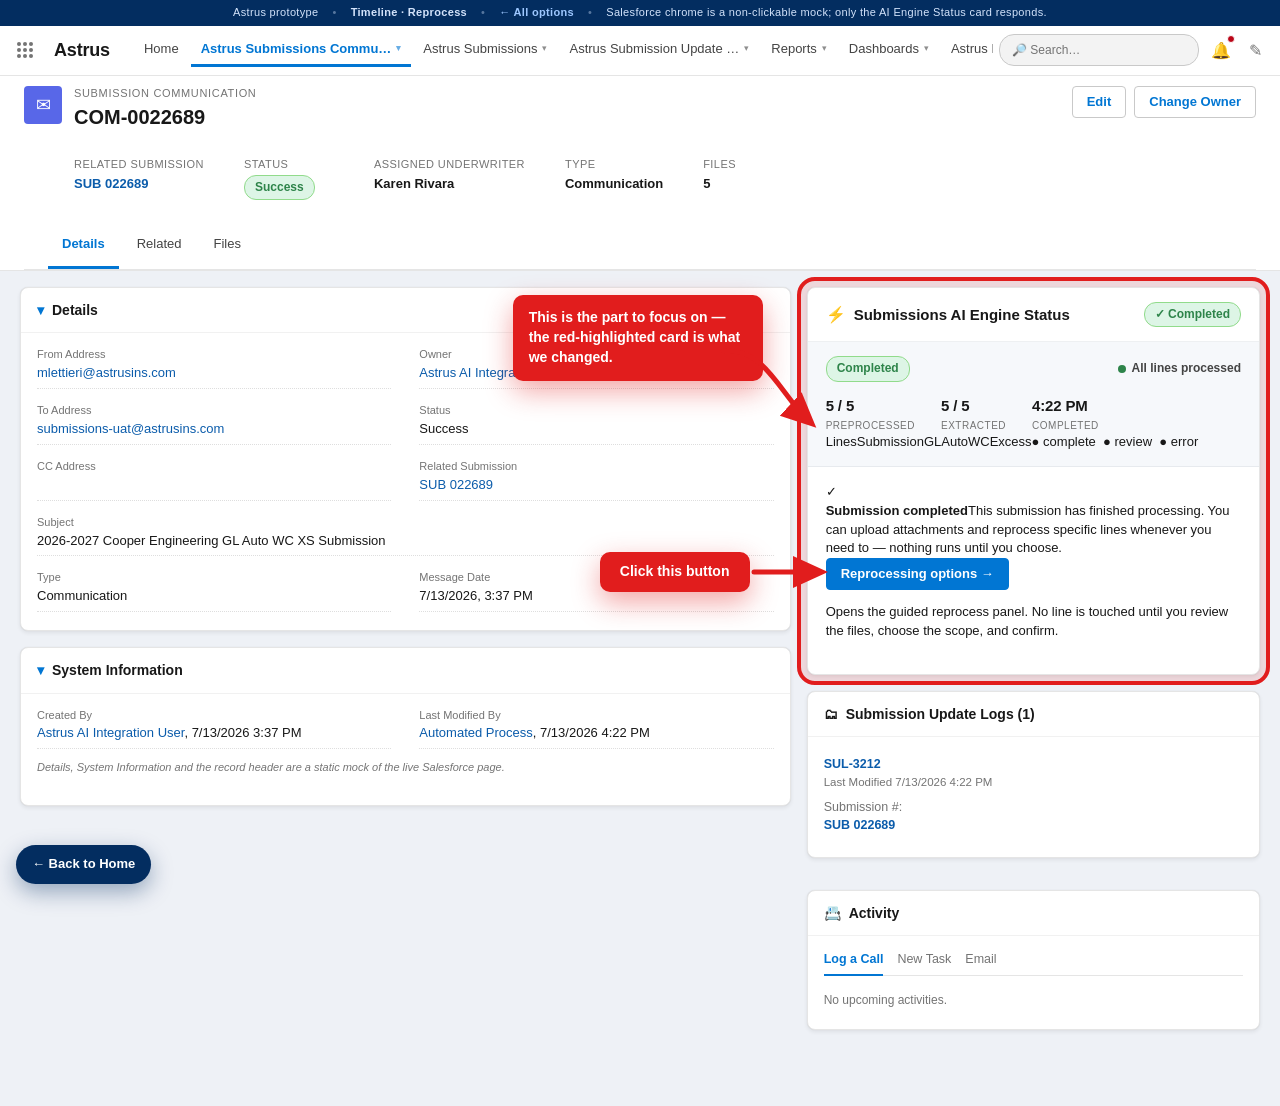
<file: concepts/05-timeline/index.html>
<!doctype html>
<html lang="en">
  <head>
    <meta charset="utf-8" />
    <meta name="viewport" content="width=device-width, initial-scale=1" />
    <title>Astrus · Timeline</title>
    <link rel="stylesheet" href="../../assets/shell.css" />
    <link rel="stylesheet" href="../../assets/cc.css" />
    <style>
      /* ---- vertical timeline rail (concept-local) ------------------------- */
      .tl-rail { position: relative; max-width: 430px; }
      .tl-node { position: relative; display: flex; gap: 12px; }
      .tl-rail-col { flex: none; width: 26px; position: relative; display: flex; justify-content: center; }
      .tl-rail-col::before {
        content: ""; position: absolute; top: 0; bottom: 0; left: 50%; width: 2px;
        background: #dde3ea; transform: translateX(-50%); z-index: 0;
      }
      .tl-node:first-child .tl-rail-col::before { top: 13px; }
      .tl-node:last-child .tl-rail-col::before { bottom: auto; height: 13px; }
      .tl-dot {
        position: relative; z-index: 1; width: 26px; height: 26px; border-radius: 50%;
        display: grid; place-items: center; font-size: 12px; font-weight: 800;
        background: #fff; border: 2.5px solid #c9cdd3; color: #8a94a0; flex: none;
        box-shadow: 0 0 0 3px #fff;
      }
      .tl-node--done .tl-dot { background: #2e844a; border-color: #2e844a; color: #fff; }
      .tl-node--active .tl-dot { background: #0176d3; border-color: #0176d3; color: #fff; box-shadow: 0 0 0 3px #fff, 0 0 0 6px #dceafb; }
      .tl-node--upcoming .tl-dot { background: #fff; border-color: #c9cdd3; color: #8a94a0; }
      .tl-content { flex: 1; min-width: 0; padding-bottom: 16px; }
      .tl-node:last-child .tl-content { padding-bottom: 0; }
      .tl-head {
        display: flex; align-items: baseline; gap: 8px; width: 100%; background: none; border: none;
        padding: 2px 0; cursor: pointer; text-align: left; font: inherit; color: inherit;
      }
      .tl-head-title { font-weight: 700; font-size: 13.5px; color: var(--sf-text); white-space: nowrap; overflow: hidden; text-overflow: ellipsis; }
      .tl-head-summary { font-size: 11.5px; color: var(--sf-text-weaker); flex: none; margin-left: auto; padding-left: 8px; }
      .tl-node--done .tl-head-title { color: #0a3d1c; }
      .tl-node--active .tl-head-title { color: #014486; font-size: 14.5px; }
      .tl-node--upcoming .tl-head-title { color: #8a94a0; font-weight: 600; }
      .tl-node--locked .tl-dot { background: #f4f5f7; border-color: #dde3ea; color: #b7bec7; font-size: 11px; }
      .tl-node--locked .tl-head-title { color: #b7bec7; font-weight: 600; }
      .tl-node--locked .tl-head { cursor: not-allowed; }
      .tl-node--hist .tl-head { cursor: default; }
      .tl-head:hover .tl-head-title { text-decoration: underline; }
      .tl-node--hist .tl-head:hover .tl-head-title,
      .tl-node--upcoming .tl-head:hover .tl-head-title,
      .tl-node--locked .tl-head:hover .tl-head-title { text-decoration: none; }
      .tl-node--upcoming .tl-head:hover .tl-head-title { color: #0176d3; }
      .tl-body {
        margin-top: 9px; border: 1.5px solid #b6d8f7; background: #f7fbff; border-radius: 10px;
        padding: 12px 14px 14px;
      }
      .tl-node--done-final .tl-dot { background: #2e844a; border-color: #2e844a; color: #fff; }
      .tl-node--done-final .tl-head-title { color: #0a3d1c; }
      .tl-reset-link { background: none; border: none; color: var(--sf-brand); font: inherit; font-weight: 700; cursor: pointer; padding: 0; text-decoration: underline; font-size: 12px; margin-top: 2px; }
    </style>
  </head>
  <body>
    <noscript>This interactive concept needs JavaScript.</noscript>
    <script src="../../assets/shell.js"></script>
    <script>
      (function () {
        const state = { moment: 0, max: 0, err: null, scope: null, runs: [] };
        let CTX, MOUNT;

        const NODE_TITLES = ["Upload attachments", "Review attachments", "Choose lines", ""];
        function nowTitle() { return "NOW — " + CTX.finalLabel; }

        // gate helpers — return an error string, or null if the current node is satisfied
        function gate(step) {
          if (step === 0) return CTX.uploadError(state.scope);
          if (step === 2) return CTX.lineError(state.scope);
          return null;
        }
        function errHTML() {
          return state.err ? '<div class="cc-err">⚠ ' + CTX.esc(state.err) + "</div>" : "";
        }

        function statusTitle() {
          return CTX.mode === "additional" ? "Submission created · " + CTX.data.sub : "Communication created";
        }

        function countChip() {
          const n = CTX.selectedCount(state.scope);
          return '<span class="cc-count' + (n === 0 ? " none" : "") + '">' + n + " of " + CTX.data.lines.length + " lines</span>";
        }

        function runSummaryHTML() {
          const r = CTX.computeRunSummary(state.scope);
          const empty = !CTX.hasSelection(state.scope);
          const icon = { docs: "📄", populate: "✓", lock: "🔒", protect: "🔒" };
          const lines = r.lines
            .map((l) => '<div class="run-line run-line--' + l.kind + '"><span class="rl-ic">' + (icon[l.kind] || "•") + "</span><span>" + CTX.esc(l.text) + "</span></div>")
            .join("");
          return '<div class="run-summary' + (empty ? " is-empty" : "") + '">' + (empty ? '<p class="cc-hint" style="margin:0">Pick a line, or the entire submission.</p>' : lines) + "</div>";
        }

        function lineRow(l) {
          const tag = l.kind === "sub" ? '<span class="line-sub-tag">Submission-level</span>' : "";
          if (state.scope.whole) {
            return '<div class="line-row forced' + (l.kind === "sub" ? " is-sub" : "") + '"><span class="line-name">' + CTX.esc(l.label) + tag + '</span><span class="line-state">Will ' + CTX.verb.toLowerCase() + " ✓</span></div>";
          }
          const on = state.scope.lob.has(l.id);
          return (
            '<div class="line-row ' + (on ? "on" : "locked") + (l.kind === "sub" ? " is-sub" : "") + '">' +
            '<button class="ck-check' + (on ? " on" : "") + '" data-line="' + l.id + '" aria-pressed="' + on + '">' + (on ? "✓" : "") + "</button>" +
            '<span class="line-name">' + CTX.esc(l.label) + tag + "</span>" +
            '<span class="line-state">' + (on ? "Will " + CTX.verb.toLowerCase() : CTX.offLabel) + "</span></div>"
          );
        }

        /* ---- collapsed summary text for a done node -------------------- */
        function summaryFor(i) {
          if (i === 0) {
            const n = state.scope.uploaded.length;
            return n ? n + (n === 1 ? " file" : " files") + " uploaded" : "no new files";
          }
          if (i === 1) {
            return CTX.includedDocs(state.scope).length + " of " + CTX.docsInPlay(state.scope).length + " included";
          }
          if (i === 2) {
            return state.scope.whole ? "Entire submission" : CTX.selectedCount(state.scope) + " of " + CTX.data.lines.length + " lines";
          }
          return "";
        }

        /* ---- action bar --------------------------------------------------- */
        function actions(backIdx, backLabel, forwardHtml) {
          return (
            '<div class="cc-actions">' +
            (backIdx != null ? '<button class="slds-btn" data-go="' + backIdx + '">' + backLabel + "</button>" : "") +
            '<span class="spacer"></span>' + forwardHtml + "</div>"
          );
        }

        /* ---- body content per active node -------------------------------- */
        function bodyUpload() {
          return CTX.renderUploadStep(state.scope) + errHTML() + actions(null, "", '<button class="slds-btn slds-btn--brand" data-go="1">Next: review →</button>');
        }
        function bodyReview() {
          return CTX.renderReview(state.scope) + actions(0, "← Upload", '<button class="slds-btn slds-btn--brand" data-go="2">Next: lines →</button>');
        }
        function bodyLines() {
          const rows = CTX.data.lines.map(lineRow).join("");
          return (
            '<div class="cc-title-row"><span></span>' + countChip() + "</div>" +
            '<div class="cc-mode">' +
            '<div class="cc-mode-opt' + (state.scope.whole ? " on" : "") + '" data-mode="whole"><span class="cc-mode-radio"></span><div class="cc-mode-title">Entire submission (' + CTX.data.lines.length + ")</div></div>" +
            '<div class="cc-mode-opt' + (!state.scope.whole ? " on" : "") + '" data-mode="selected"><span class="cc-mode-radio"></span><div class="cc-mode-title">Only chosen lines</div></div>' +
            "</div>" +
            '<div class="line-list">' + rows + "</div>" +
            errHTML() +
            actions(1, "← Review", '<button class="slds-btn slds-btn--brand" data-go="3">Next →</button>')
          );
        }
        function bodyNow() {
          return (
            runSummaryHTML() +
            actions(2, "← Lines", '<button class="slds-btn slds-btn--brand" data-run' + (!CTX.hasSelection(state.scope) || !CTX.hasUploads(state.scope) ? " disabled" : "") + ">" + CTX.esc(CTX.finalLabel) + "</button>")
          );
        }
        const BODIES = [bodyUpload, bodyReview, bodyLines, bodyNow];

        /* ---- one active-cycle node (0..3) --------------------------------- */
        function cycleNode(i) {
          const isActive = i === state.moment;
          const isDone = i < state.moment;
          const reached = i <= state.max;
          const locked = !reached;
          const cls = isActive ? "tl-node--active" : isDone ? "tl-node--done" : locked ? "tl-node--locked" : "tl-node--upcoming";
          const title = i === 3 ? nowTitle() : NODE_TITLES[i];
          const dot = isDone ? "✓" : locked ? "🔒" : String(i + 1);
          const summary = isDone && !isActive ? '<span class="tl-head-summary">' + summaryFor(i) + "</span>" : "";
          const body = isActive ? '<div class="tl-body">' + BODIES[i]() + "</div>" : "";
          const disabledAttr = locked ? " disabled aria-disabled=\"true\"" : "";
          return (
            '<div class="tl-node ' + cls + '"><div class="tl-rail-col"><div class="tl-dot">' + dot + "</div></div>" +
            '<div class="tl-content"><button class="tl-head" data-node="' + i + '"' + disabledAttr + '><span class="tl-head-title">' + CTX.esc(title) + "</span>" + summary + "</button>" + body + "</div></div>"
          );
        }

        function statusNode() {
          return (
            '<div class="tl-node tl-node--done tl-node--hist"><div class="tl-rail-col"><div class="tl-dot">✓</div></div>' +
            '<div class="tl-content"><button class="tl-head" disabled><span class="tl-head-title">' + CTX.esc(statusTitle()) + "</span></button></div></div>"
          );
        }

        function runNode(r) {
          return (
            '<div class="tl-node tl-node--done-final tl-node--hist"><div class="tl-rail-col"><div class="tl-dot">✓</div></div>' +
            '<div class="tl-content"><button class="tl-head" disabled><span class="tl-head-title">Done — ' + CTX.esc(r.label) + "</span><span class=\"tl-head-summary\">" + CTX.esc(r.when) + "</span></button></div></div>"
          );
        }

        function render() {
          if (state.err && !gate(state.moment)) state.err = null;
          MOUNT.innerHTML = "";
          const rail = document.createElement("div");
          rail.className = "tl-rail";
          rail.innerHTML =
            statusNode() +
            state.runs.map(runNode).join("") +
            [0, 1, 2, 3].map(cycleNode).join("");
          MOUNT.appendChild(rail);
          bind(rail);
          if (state.moment === 0) CTX.bindUploadStep(rail, state.scope, render);
        }

        // jump to an already-reached node (rail header click) — no gate, no max change
        function goNode(i) {
          if (i > state.max) return;
          state.err = null;
          state.moment = i;
          render();
        }
        // step backward (Back buttons) — no gate
        function goBack(i) {
          state.err = null;
          state.moment = i;
          render();
        }
        // step forward (Next buttons) — gated on the step being left
        function advance(i) {
          const e = gate(state.moment);
          if (e) { state.err = e; render(); return; }
          state.err = null;
          state.moment = i;
          state.max = Math.max(state.max, i);
          render();
        }

        function bind(rail) {
          rail.querySelectorAll("[data-node]").forEach((b) => {
            if (b.disabled) return;
            b.onclick = () => goNode(Number(b.dataset.node));
          });
          rail.querySelectorAll("[data-go]").forEach((b) => {
            const target = Number(b.dataset.go);
            b.onclick = () => { if (target > state.moment) advance(target); else goBack(target); };
          });
          rail.querySelectorAll(".doc-toggle").forEach((b) => (b.onclick = () => {
            const n = b.dataset.doc;
            state.scope.excludedDocs.has(n) ? state.scope.excludedDocs.delete(n) : state.scope.excludedDocs.add(n);
            render();
          }));
          rail.querySelectorAll("[data-mode]").forEach((b) => (b.onclick = () => { state.scope.whole = b.dataset.mode === "whole"; render(); }));
          rail.querySelectorAll("[data-line]").forEach((b) => (b.onclick = () => {
            const id = b.dataset.line;
            state.scope.lob.has(id) ? state.scope.lob.delete(id) : state.scope.lob.add(id);
            render();
          }));
          const rp = rail.querySelector("[data-run]");
          if (rp) rp.onclick = async () => {
            const sel = CTX.selectedLines(state.scope);
            const ok = await CTX.runProcess(state.scope);
            if (ok) {
              state.runs.push({ label: CTX.finalLabel + ": " + (state.scope.whole ? "entire submission" : sel.map((l) => l.label).join(", ")), when: "Just now" });
              state.scope = CTX.newScope();
              state.moment = 0;
              state.max = 0;
              state.err = null;
              render();
            }
          };
        }

        window.CONCEPT = {
          name: "Timeline",
          render: function (mount, ctx) {
            MOUNT = mount;
            CTX = ctx;
            state.scope = ctx.newScope();
            render();
          }
        };
        ASTRUS.boot(window.CONCEPT);
      })();
    </script>
  </body>
</html>
</file>
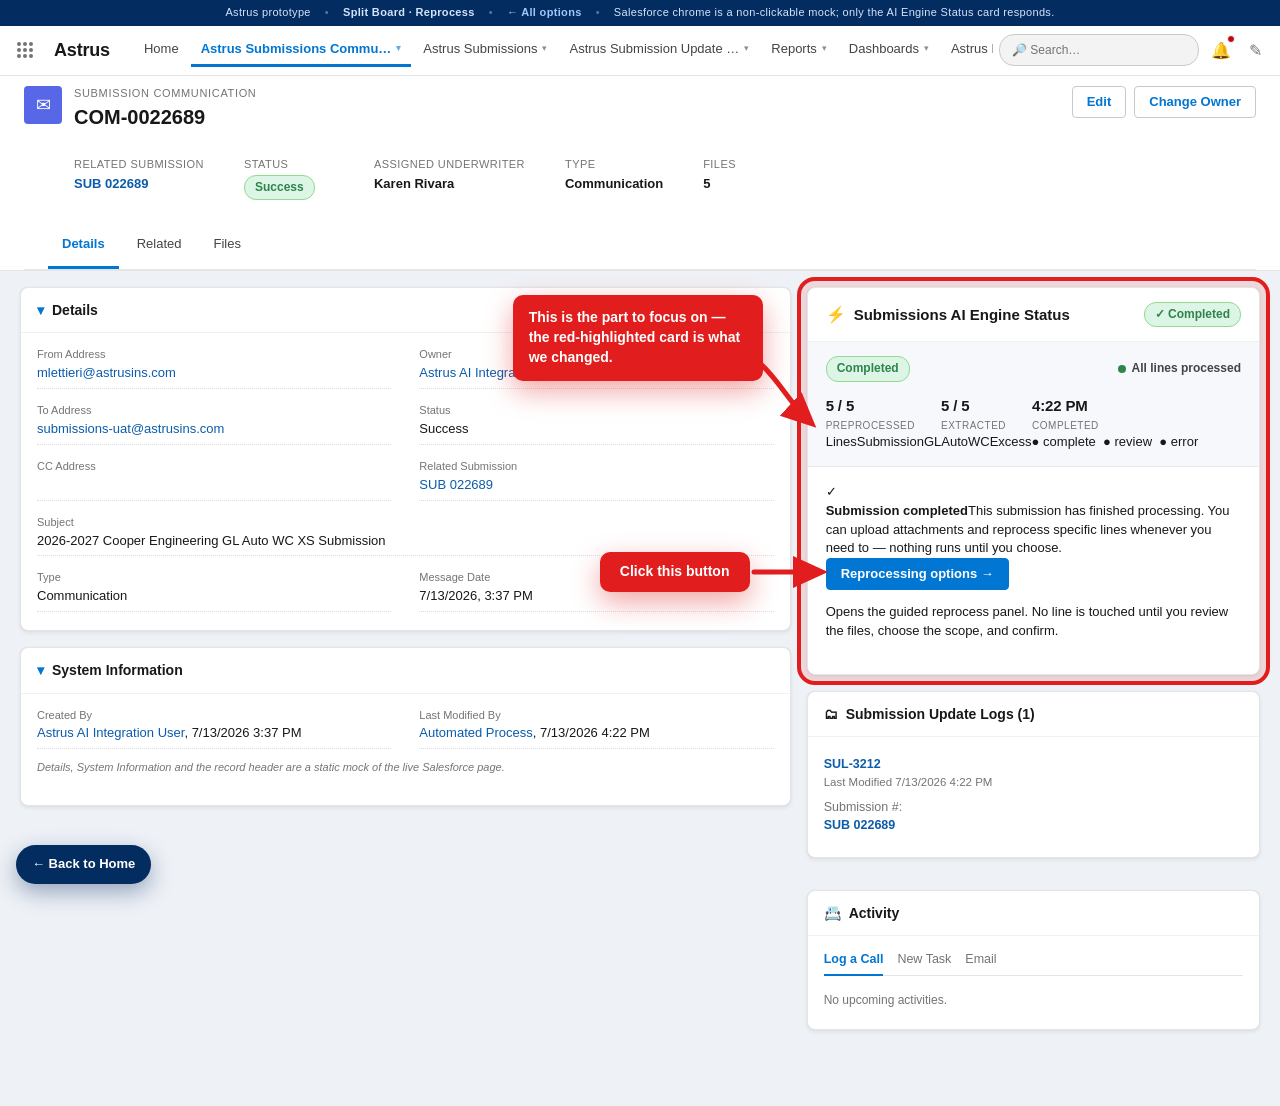
<file: concepts/06-split-board/index.html>
<!doctype html>
<html lang="en">
  <head>
    <meta charset="utf-8" />
    <meta name="viewport" content="width=device-width, initial-scale=1" />
    <title>Astrus · Split Board</title>
    <link rel="stylesheet" href="../../assets/shell.css" />
    <link rel="stylesheet" href="../../assets/cc.css" />
    <style>
      /* Split Board — two-lane scope picker for the LINES step (moment 2).
         Reuses shared .board/.lane/.lane--pop/.lane--lock/.lane-item/.lane-move from cc.css.
         LEFT lane = not included, RIGHT lane = included. All lines start LEFT. */
      .board-actions { display: flex; align-items: center; gap: 8px; margin-bottom: 10px; flex-wrap: wrap; }

      .lane-item { position: relative; align-items: flex-start; }
      .li-label { flex: 1; min-width: 0; display: flex; flex-direction: column; gap: 3px; }
      .li-name { line-height: 1.25; display: flex; align-items: center; gap: 6px; min-width: 0; }
      .li-name-text { overflow: hidden; text-overflow: ellipsis; white-space: nowrap; min-width: 0; }
      .lane-item .line-sub-tag { white-space: nowrap; align-self: flex-start; }
      .lane-move { flex: none; padding-top: 1px; white-space: nowrap; }
      .lane--lock .lane-move { color: #6b7c90; }
      .lane--pop .lane-move { color: var(--sf-brand); }
      .lane-head { display: flex; align-items: center; justify-content: space-between; }

      @keyframes lanePopIn {
        0% { transform: scale(0.92) translateY(-3px); opacity: 0.35; background: #d6f3e0; }
        60% { background: #d6f3e0; }
        100% { transform: none; opacity: 1; background: #fff; }
      }
      @keyframes laneLockIn {
        0% { transform: scale(0.92) translateY(-3px); opacity: 0.35; background: #eef0f3; }
        60% { background: #eef0f3; }
        100% { transform: none; opacity: 1; background: #fff; }
      }
      .lane-item.just-moved--pop { animation: lanePopIn 0.32s ease; }
      .lane-item.just-moved--lock { animation: laneLockIn 0.32s ease; }
      @media (prefers-reduced-motion: reduce) {
        .lane-item.just-moved--pop, .lane-item.just-moved--lock { animation: none !important; }
      }

      @media (max-width: 520px) {
        .board { grid-template-columns: 1fr; }
      }
    </style>
  </head>
  <body>
    <noscript>This interactive concept needs JavaScript.</noscript>
    <script src="../../assets/shell.js"></script>
    <script>
      (function () {
        const state = { moment: 0, max: 0, err: null, scope: ASTRUS.newScope(), lastMoved: null };
        let CTX;

        function gate(step) {
          if (step === 0) return CTX.uploadError(state.scope);
          if (step === 2) return CTX.lineError(state.scope);
          return null;
        }
        function countChip() {
          const n = CTX.selectedCount(state.scope);
          return '<span class="cc-count' + (n === 0 ? " none" : "") + '">' + n + " of " + CTX.data.lines.length + " lines</span>";
        }
        function errHTML() {
          return state.err ? '<div class="cc-err">⚠ ' + CTX.esc(state.err) + "</div>" : "";
        }
        function runSummaryHTML() {
          const r = CTX.computeRunSummary(state.scope);
          const empty = !CTX.hasSelection(state.scope);
          const icon = { docs: "📄", populate: "✓", lock: "🔒", protect: "🔒" };
          const lines = r.lines.map((l) => '<div class="run-line run-line--' + l.kind + '"><span class="rl-ic">' + (icon[l.kind] || "•") + "</span><span>" + CTX.esc(l.text) + "</span></div>").join("");
          return '<div class="run-summary' + (empty ? " is-empty" : "") + '">' + (empty ? '<p class="cc-hint" style="margin:0">Move a line to the right to preview.</p>' : lines) + "</div>";
        }

        function render() {
          if (state.err && !gate(state.moment)) state.err = null;
          const mount = document.getElementById("cc-body");
          mount.innerHTML = "";
          mount.appendChild(CTX.momentStepper(state.moment, onStep, state.max));
          const box = document.createElement("div");
          if (state.moment === 0) box.innerHTML = CTX.bannerHTML() + mUpload();
          else if (state.moment === 1) box.innerHTML = mReview();
          else if (state.moment === 2) box.innerHTML = mLines();
          else box.innerHTML = mFinal();
          mount.appendChild(box);
          bind(box);
          if (state.moment === 0) CTX.bindUploadStep(box, state.scope, render);
        }

        function mUpload() {
          return CTX.renderUploadStep(state.scope) + errHTML() +
            '<div class="cc-actions"><span class="spacer"></span><button class="slds-btn slds-btn--brand" data-next>Next: review →</button></div>';
        }
        function mReview() {
          return '<p class="cc-section-title">Review attachments</p>' + CTX.renderReview(state.scope) + errHTML() +
            '<div class="cc-actions"><button class="slds-btn" data-back>← Upload</button><span class="spacer"></span><button class="slds-btn slds-btn--brand" data-next>Next: lines →</button></div>';
        }

        /* ---- Split Board — click a line to slide it between lanes -------- */
        function lineTag(l) {
          return l.kind === "sub" ? '<span class="line-sub-tag">Submission-level</span>' : "";
        }
        function leftItem(l) {
          const cls = "lane-item" + (state.lastMoved === l.id ? " just-moved just-moved--lock" : "");
          return (
            '<div class="' + cls + '" data-move="' + l.id + '" role="button" tabindex="0">' +
            '<span class="li-label"><span class="li-name"><span class="li-name-text">' + CTX.esc(l.label) + "</span></span>" + lineTag(l) + "</span>" +
            '<span class="lane-move">→ include</span></div>'
          );
        }
        function rightItem(l) {
          const cls = "lane-item" + (state.lastMoved === l.id ? " just-moved just-moved--pop" : "");
          return (
            '<div class="' + cls + '" data-move="' + l.id + '" role="button" tabindex="0">' +
            '<span class="li-label"><span class="li-name"><span class="li-name-text">' + CTX.esc(l.label) + "</span></span>" + lineTag(l) + "</span>" +
            '<span class="lane-move">← exclude</span></div>'
          );
        }
        function mLines() {
          const included = CTX.selectedLines(state.scope);
          const excluded = CTX.lockedLines(state.scope);
          const leftLabel = CTX.mode === "additional" ? "Locked · Not included" : "Not included";
          return (
            '<div class="cc-title-row"><p class="cc-section-title">Choose what to ' + CTX.verb.toLowerCase() + "</p>" + countChip() + "</div>" +
            '<p class="cc-section-sub">Click a line to move it between lanes. Everything starts on the left.</p>' +
            '<div class="board-actions"><button class="slds-btn slds-btn--brand" data-allin' + (excluded.length ? "" : " disabled") + ">Move all → include</button>" +
            '<button class="slds-btn" data-clear' + (included.length ? "" : " disabled") + ">Clear</button></div>" +
            '<div class="board">' +
            '<div class="lane lane--lock"><div class="lane-head"><span>' + leftLabel + "</span><span>" + excluded.length + "</span></div>" +
            (excluded.length ? excluded.map(leftItem).join("") : '<div class="lane-empty">Everything is included.</div>') +
            "</div>" +
            '<div class="lane lane--pop"><div class="lane-head"><span>Will ' + CTX.verb + "</span><span>" + included.length + "</span></div>" +
            (included.length ? included.map(rightItem).join("") : '<div class="lane-empty">Move a line over to include it.</div>') +
            "</div></div>" +
            runSummaryHTML() + errHTML() +
            '<div class="cc-actions"><button class="slds-btn" data-back>← Review</button><span class="spacer"></span><button class="slds-btn slds-btn--brand" data-next>Next →</button></div>'
          );
        }

        function mFinal() {
          return (
            '<div class="cc-title-row"><p class="cc-section-title">' + CTX.finalLabel + "</p>" + countChip() + "</div>" +
            runSummaryHTML() +
            '<div class="cc-actions"><button class="slds-btn" data-back>← Lines</button><span class="spacer"></span>' +
            '<button class="slds-btn slds-btn--brand" data-run ' + (!CTX.hasSelection(state.scope) ? "disabled" : "") + ">" + CTX.finalLabel + " →</button></div>"
          );
        }

        function go(i) { state.moment = i; state.max = Math.max(state.max, i); state.err = null; render(); }
        function onStep(i) { if (i <= state.max) go(i); }
        function next() {
          const e = gate(state.moment);
          if (e) { state.err = e; render(); return; }
          go(state.moment + 1);
        }
        function back() { state.err = null; state.moment = Math.max(0, state.moment - 1); render(); }

        function moveLine(id) {
          if (state.scope.lob.has(id)) state.scope.lob.delete(id);
          else state.scope.lob.add(id);
          state.lastMoved = id;
          render();
        }

        function bind(box) {
          const nx = box.querySelector("[data-next]");
          if (nx) nx.onclick = next;
          const bk = box.querySelector("[data-back]");
          if (bk) bk.onclick = back;
          box.querySelectorAll(".doc-toggle").forEach((b) => (b.onclick = () => { const n = b.dataset.doc; state.scope.excludedDocs.has(n) ? state.scope.excludedDocs.delete(n) : state.scope.excludedDocs.add(n); render(); }));
          box.querySelectorAll("[data-move]").forEach((el) => {
            el.onclick = () => moveLine(el.dataset.move);
            el.onkeydown = (e) => { if (e.key === "Enter" || e.key === " ") { e.preventDefault(); moveLine(el.dataset.move); } };
          });
          const allin = box.querySelector("[data-allin]");
          if (allin) allin.onclick = () => { state.scope.lob = new Set(CTX.data.lines.map((l) => l.id)); state.lastMoved = null; render(); };
          const clear = box.querySelector("[data-clear]");
          if (clear) clear.onclick = () => { state.scope.lob.clear(); state.lastMoved = null; render(); };
          const rp = box.querySelector("[data-run]");
          if (rp) rp.onclick = async () => { const ok = await CTX.runProcess(state.scope); if (ok) { state.scope = ASTRUS.newScope(); state.lastMoved = null; state.max = 0; go(0); } };
        }

        window.CONCEPT = { name: "Split Board", render: function (mount, ctx) { CTX = ctx; render(); } };
        ASTRUS.boot(window.CONCEPT);
      })();
    </script>
  </body>
</html>
</file>
<file: assets/shell.css>
/* ============================================================================
   Astrus Reprocess Workshop — shared Salesforce (SLDS-faithful) page shell
   The chrome below is intentionally NON-interactive. Only the AI Engine Status
   control center (right column) responds to input. Concept pages inline this.
   ============================================================================ */

:root {
  --sf-brand: #0176d3;
  --sf-brand-dark: #014486;
  --sf-brand-accent: #1b96ff;
  --sf-link: #0b5cab;
  --sf-page: #eef1f6;
  --sf-card: #ffffff;
  --sf-border: #e5e5e5;
  --sf-border-strong: #c9c9c9;
  --sf-text: #181818;
  --sf-text-weak: #444444;
  --sf-text-weaker: #747474;
  --sf-success: #2e844a;
  --sf-success-bg: #ddf5e6;
  --sf-success-border: #91db8b;
  --sf-warn: #dd7a01;
  --sf-warn-bg: #fef1e5;
  --sf-warn-border: #f9b03b;
  --sf-error: #ba0517;
  --sf-error-bg: #feded8;
  --sf-error-border: #fe9339;
  --sf-radius: 0.25rem;
  --sf-radius-lg: 0.5rem;
  --sf-shadow: 0 2px 2px 0 rgba(0, 0, 0, 0.05);
  --sf-shadow-card: 0 2px 4px 0 rgba(0, 0, 0, 0.07), 0 0 1px 0 rgba(0, 0, 0, 0.1);
  --sf-font: "Salesforce Sans", -apple-system, BlinkMacSystemFont, "Segoe UI",
    Roboto, Helvetica, Arial, sans-serif;
}

* {
  box-sizing: border-box;
}

html,
body {
  margin: 0;
  padding: 0;
}

body {
  font-family: var(--sf-font);
  background: var(--sf-page);
  color: var(--sf-text);
  font-size: 13px;
  line-height: 1.45;
  -webkit-font-smoothing: antialiased;
}

/* --- Global one-line notice that this is a prototype --------------------- */
.proto-ribbon {
  background: #032d60;
  color: #d3e3fb;
  font-size: 11px;
  letter-spacing: 0.03em;
  text-align: center;
  padding: 5px 12px;
  display: flex;
  gap: 14px;
  align-items: center;
  justify-content: center;
  flex-wrap: wrap;
}
.proto-ribbon a {
  color: #9dc7ff;
  text-decoration: none;
  font-weight: 600;
}
.proto-ribbon a:hover {
  text-decoration: underline;
}
.proto-ribbon .dot {
  opacity: 0.4;
}

/* --- Global navigation --------------------------------------------------- */
.sf-globalnav {
  background: #fff;
  border-bottom: 1px solid var(--sf-border);
  display: flex;
  align-items: center;
  height: 50px;
  padding: 0 12px 0 8px;
  gap: 6px;
  position: relative;
  z-index: 5;
}
.sf-waffle {
  width: 34px;
  height: 34px;
  border-radius: var(--sf-radius);
  display: grid;
  grid-template-columns: repeat(3, 4px);
  grid-template-rows: repeat(3, 4px);
  gap: 2px;
  align-content: center;
  justify-content: center;
  color: var(--sf-text-weaker);
}
.sf-waffle i {
  width: 4px;
  height: 4px;
  border-radius: 50%;
  background: currentColor;
}
.sf-appname {
  font-size: 18px;
  font-weight: 700;
  color: var(--sf-text);
  margin: 0 18px 0 6px;
  letter-spacing: -0.01em;
}
.sf-tabs {
  display: flex;
  align-items: center;
  gap: 2px;
  flex: 1;
  overflow: hidden;
}
.sf-tab {
  font-size: 13px;
  color: var(--sf-text-weak);
  padding: 6px 10px;
  white-space: nowrap;
  border-bottom: 3px solid transparent;
  display: flex;
  align-items: center;
  gap: 5px;
  cursor: default;
}
.sf-tab .caret {
  font-size: 9px;
  opacity: 0.6;
}
.sf-tab.active {
  color: var(--sf-brand);
  font-weight: 700;
  border-bottom-color: var(--sf-brand);
}
.sf-globalnav .sf-search {
  width: 200px;
  height: 32px;
  border: 1px solid var(--sf-border-strong);
  border-radius: 15px;
  background: #f3f3f3;
  color: var(--sf-text-weaker);
  display: flex;
  align-items: center;
  padding: 0 12px;
  gap: 8px;
  font-size: 12px;
}
.sf-globalnav .sf-iconbtn {
  color: var(--sf-text-weaker);
  padding: 6px;
  font-size: 16px;
  position: relative;
}

/* --- Record highlights bar ---------------------------------------------- */
.sf-record-head {
  background: #fff;
  border-bottom: 1px solid var(--sf-border);
  padding: 10px 24px 0;
}
.sf-record-topline {
  display: flex;
  align-items: flex-start;
  gap: 12px;
}
.sf-record-icon {
  width: 38px;
  height: 38px;
  border-radius: var(--sf-radius);
  background: #5867e8;
  color: #fff;
  display: flex;
  align-items: center;
  justify-content: center;
  font-size: 18px;
  flex: none;
}
.sf-record-eyebrow {
  font-size: 11px;
  text-transform: uppercase;
  letter-spacing: 0.06em;
  color: var(--sf-text-weaker);
}
.sf-record-title {
  font-size: 20px;
  font-weight: 700;
  color: var(--sf-text);
  margin: 1px 0 0;
}
.sf-record-actions {
  margin-left: auto;
  display: flex;
  gap: 8px;
  align-items: center;
}

/* Highlights fields row */
.sf-highlights {
  display: flex;
  gap: 40px;
  padding: 12px 2px 10px 50px;
  flex-wrap: wrap;
}
.sf-hl {
  min-width: 90px;
}
.sf-hl dt {
  font-size: 11px;
  text-transform: uppercase;
  letter-spacing: 0.04em;
  color: var(--sf-text-weaker);
  margin-bottom: 2px;
}
.sf-hl dd {
  margin: 0;
  font-size: 13px;
  color: var(--sf-text);
  font-weight: 600;
}
.sf-hl dd a {
  color: var(--sf-link);
  text-decoration: none;
}

/* record subnav (Details / Related / …) */
.sf-subnav {
  display: flex;
  gap: 4px;
  padding: 0 24px;
  border-bottom: 1px solid var(--sf-border);
  background: #fff;
}
.sf-subnav .item {
  padding: 12px 14px;
  font-size: 13px;
  color: var(--sf-text-weak);
  border-bottom: 3px solid transparent;
  cursor: default;
}
.sf-subnav .item.active {
  color: var(--sf-brand);
  font-weight: 700;
  border-bottom-color: var(--sf-brand);
}

/* --- Body layout --------------------------------------------------------- */
.sf-body {
  max-width: 1340px;
  margin: 0 auto;
  padding: 16px 20px 60px;
  display: grid;
  grid-template-columns: minmax(0, 1.7fr) minmax(0, 1fr);
  gap: 16px;
  align-items: start;
}
@media (max-width: 940px) {
  .sf-body {
    grid-template-columns: 1fr;
  }
}
/* static right-column cards below the control center */
.side-card > header {
  font-size: 13px;
  gap: 8px;
}
.side-card .side-ic {
  filter: grayscale(0.1);
}
.side-log-row {
  display: flex;
  flex-direction: column;
  font-size: 12.5px;
  padding: 4px 0;
}
.side-log-row a {
  color: var(--sf-link);
  font-weight: 600;
  text-decoration: none;
}
.side-log-row span {
  color: var(--sf-text-weaker);
  font-size: 11.5px;
}
.side-log-row.muted {
  color: var(--sf-text-weaker);
}
.side-tabs {
  display: flex;
  gap: 14px;
  border-bottom: 1px solid var(--sf-border);
  padding-bottom: 6px;
  margin-bottom: 10px;
  font-size: 12.5px;
  color: var(--sf-text-weaker);
}
.side-tabs .on {
  color: var(--sf-brand);
  font-weight: 700;
  border-bottom: 2px solid var(--sf-brand);
  padding-bottom: 6px;
  margin-bottom: -7px;
}
.side-empty {
  font-size: 12px;
  color: var(--sf-text-weaker);
  padding: 6px 0 2px;
}

/* Generic SLDS card (used for static chrome on the left) */
.sf-card {
  background: var(--sf-card);
  border: 1px solid var(--sf-border);
  border-radius: var(--sf-radius-lg);
  box-shadow: var(--sf-shadow-card);
  margin-bottom: 16px;
}
.sf-card > header {
  display: flex;
  align-items: center;
  gap: 8px;
  padding: 12px 16px;
  border-bottom: 1px solid #f1f1f1;
  font-weight: 700;
  font-size: 14px;
}
.sf-card > header .ic {
  color: var(--sf-brand);
}
.sf-card .sf-card-body {
  padding: 14px 16px 18px;
}
.static-note {
  font-size: 11px;
  color: var(--sf-text-weaker);
  font-style: italic;
}

/* left detail grid */
.sf-fieldgrid {
  display: grid;
  grid-template-columns: 1fr 1fr;
  gap: 14px 28px;
}
.sf-field .lbl {
  font-size: 11px;
  color: var(--sf-text-weaker);
  text-transform: none;
  margin-bottom: 1px;
}
.sf-field .val {
  font-size: 13px;
  color: var(--sf-text);
  border-bottom: 1px dotted #dedede;
  padding-bottom: 5px;
  min-height: 18px;
}
.sf-field .val a {
  color: var(--sf-link);
  text-decoration: none;
}
.sf-field.full {
  grid-column: 1 / -1;
}

/* --- SLDS-ish buttons ---------------------------------------------------- */
.slds-btn {
  font-family: inherit;
  font-size: 13px;
  border-radius: var(--sf-radius);
  border: 1px solid var(--sf-border-strong);
  background: #fff;
  color: var(--sf-brand);
  padding: 6px 14px;
  cursor: pointer;
  font-weight: 600;
  line-height: 1.4;
  transition: background 0.12s ease, box-shadow 0.12s ease;
}
.slds-btn:hover {
  background: #f3f3f3;
}
.slds-btn:focus-visible {
  outline: 2px solid var(--sf-brand-accent);
  outline-offset: 1px;
}
.slds-btn--brand {
  background: var(--sf-brand);
  border-color: var(--sf-brand);
  color: #fff;
}
.slds-btn--brand:hover {
  background: #014486;
}
.slds-btn--destructive {
  background: var(--sf-error);
  border-color: var(--sf-error);
  color: #fff;
}
.slds-btn--destructive:hover {
  background: #8e030f;
}
.slds-btn[disabled] {
  opacity: 0.5;
  cursor: not-allowed;
}
.slds-btn--sm {
  padding: 3px 10px;
  font-size: 12px;
}

/* --- Badges -------------------------------------------------------------- */
.slds-badge {
  display: inline-flex;
  align-items: center;
  gap: 5px;
  font-size: 12px;
  font-weight: 700;
  padding: 3px 10px;
  border-radius: 12px;
  background: #ecebea;
}
.badge-warning {
  background: var(--sf-warn-bg);
  color: var(--sf-warn);
  border: 1px solid var(--sf-warn-border);
}
.badge-success {
  background: var(--sf-success-bg);
  color: var(--sf-success);
  border: 1px solid var(--sf-success-border);
}
.badge-error {
  background: var(--sf-error-bg);
  color: var(--sf-error);
  border: 1px solid var(--sf-error-border);
}
.badge-neutral {
  background: #f3f3f3;
  color: var(--sf-text-weak);
  border: 1px solid var(--sf-border-strong);
}

/* --- Toast --------------------------------------------------------------- */
.toast-wrap {
  position: fixed;
  top: 16px;
  left: 50%;
  transform: translateX(-50%);
  z-index: 1000;
  display: flex;
  flex-direction: column;
  gap: 8px;
  width: min(560px, 92vw);
}
.toast {
  border-radius: var(--sf-radius);
  padding: 12px 16px;
  color: #fff;
  font-size: 13px;
  display: flex;
  gap: 10px;
  align-items: flex-start;
  box-shadow: 0 4px 16px rgba(0, 0, 0, 0.25);
  animation: toastIn 0.25s ease;
}
@keyframes toastIn {
  from {
    opacity: 0;
    transform: translateY(-8px);
  }
}
.toast--success {
  background: var(--sf-success);
}
.toast--warning {
  background: var(--sf-warn);
}
.toast--error {
  background: var(--sf-error);
}
.toast strong {
  display: block;
}
.toast .x {
  margin-left: auto;
  cursor: pointer;
  opacity: 0.8;
}

/* --- Modal --------------------------------------------------------------- */
.modal-backdrop {
  position: fixed;
  inset: 0;
  background: rgba(8, 20, 40, 0.55);
  display: flex;
  align-items: center;
  justify-content: center;
  z-index: 900;
  animation: fade 0.15s ease;
}
@keyframes fade {
  from {
    opacity: 0;
  }
}
.modal {
  background: #fff;
  border-radius: var(--sf-radius-lg);
  width: min(520px, 92vw);
  box-shadow: 0 12px 40px rgba(0, 0, 0, 0.35);
  overflow: hidden;
}
.modal header {
  padding: 18px 22px 6px;
  font-size: 17px;
  font-weight: 700;
}
.modal .modal-body {
  padding: 6px 22px 18px;
  font-size: 13px;
  color: var(--sf-text-weak);
  line-height: 1.5;
}
.modal footer {
  padding: 14px 22px;
  background: #f6f7f9;
  display: flex;
  justify-content: flex-end;
  gap: 10px;
}

/* --- Notification bell popover ------------------------------------------ */
.bell-dot {
  position: absolute;
  top: 2px;
  right: 2px;
  width: 8px;
  height: 8px;
  border-radius: 50%;
  background: var(--sf-error);
  border: 1px solid #fff;
}

.sr-only {
  position: absolute;
  width: 1px;
  height: 1px;
  overflow: hidden;
  clip: rect(0 0 0 0);
}

/* focus ring for interactive control-center controls */
.cc :focus-visible {
  outline: 2px solid var(--sf-brand-accent);
  outline-offset: 2px;
}

@media (prefers-reduced-motion: reduce) {
  * {
    animation-duration: 0.001ms !important;
    transition-duration: 0.001ms !important;
  }
}

/* --- Reviewer focus annotation: red box + arrow + callout --------------- */
/* Highlights the ONE live LWC (the AI Engine Status card) on the mock page. */
.sf-col-right {
  position: relative;
}
#cc.is-focus {
  position: relative;
  z-index: 3;
  border-radius: var(--sf-radius-lg);
  outline: 4px solid #e11d1d;
  outline-offset: 6px;
  box-shadow: 0 0 0 10px rgba(225, 29, 29, 0.12), var(--sf-shadow-card);
}
.focus-callout {
  position: absolute;
  top: 8px;
  right: calc(100% + 44px);
  width: 250px;
  z-index: 60;
  pointer-events: none;
}
.focus-callout-box {
  background: #e11d1d;
  color: #fff;
  font-family: var(--sf-font);
  font-weight: 700;
  font-size: 14px;
  line-height: 1.42;
  padding: 13px 16px;
  border-radius: 10px;
  box-shadow: 0 10px 28px rgba(225, 29, 29, 0.4);
}
.focus-arrow {
  position: absolute;
  top: 46px;
  right: -52px;
  width: 96px;
  height: 96px;
  overflow: visible;
  pointer-events: none;
}
/* "Click this button" pointer on the entry view (JS-anchored to the button) */
.btn-callout {
  position: absolute;
  z-index: 61;
  pointer-events: none;
}
.btn-callout-box {
  background: #e11d1d;
  color: #fff;
  font-family: var(--sf-font);
  font-weight: 700;
  font-size: 14px;
  line-height: 1.4;
  text-align: center;
  padding: 10px 14px;
  border-radius: 10px;
  box-shadow: 0 10px 28px rgba(225, 29, 29, 0.4);
}
.btn-callout-arrow {
  position: absolute;
  top: 50%;
  transform: translateY(-50%);
  overflow: visible;
}

/* Per-step guided-tour notes (JS-anchored to the current step's region) */
.tour-note {
  position: absolute;
  z-index: 59;
  pointer-events: none;
}
.tour-note-box {
  background: #e11d1d;
  color: #fff;
  font-family: var(--sf-font);
  font-weight: 600;
  font-size: 13.5px;
  line-height: 1.46;
  padding: 12px 15px;
  border-radius: 10px;
  box-shadow: 0 10px 28px rgba(225, 29, 29, 0.4);
}
.tour-note-box strong {
  font-weight: 800;
}
.tour-note-arrow {
  position: absolute;
  transform: translateY(-50%);
  overflow: visible;
}

/* Persistent "back to all options" button on every concept page */
.wk-back {
  position: fixed;
  left: 16px;
  bottom: 16px;
  z-index: 200;
  display: inline-flex;
  align-items: center;
  gap: 7px;
  background: #032d60;
  color: #fff;
  font-family: var(--sf-font);
  font-weight: 700;
  font-size: 13px;
  padding: 10px 16px;
  border-radius: 999px;
  text-decoration: none;
  box-shadow: 0 8px 22px rgba(3, 45, 96, 0.38);
}
.wk-back:hover {
  background: #0b3f7a;
}
.wk-back:focus-visible {
  outline: 2px solid var(--sf-brand-accent);
  outline-offset: 2px;
}

/* Stacked (narrow) layout: drop the note above the card, no side room. */
@media (max-width: 940px) {
  .focus-callout {
    position: static;
    width: auto;
    margin-bottom: 14px;
  }
  .focus-arrow {
    display: none;
  }
  #cc.is-focus {
    outline-offset: 3px;
    box-shadow: 0 0 0 6px rgba(225, 29, 29, 0.12), var(--sf-shadow-card);
  }
  .btn-callout,
  .tour-note {
    display: none !important;
  }
}
</file>
<file: assets/cc.css>
/* ============================================================================
   Control Center — shared styling for the interactive AI Engine Status card.
   The card header, follow-up alert, file square-up table, run-summary and the
   moment stepper look the same across every concept. Each concept adds ONLY
   its own scope-picker styles (inline in the concept page).
   ============================================================================ */

.sf-col-right {
  display: flex;
  flex-direction: column;
  gap: 16px;
}

.cc {
  background: #fff;
  border: 1px solid var(--sf-border);
  border-radius: var(--sf-radius-lg);
  box-shadow: var(--sf-shadow-card);
  overflow: hidden;
}
.cc-head {
  display: flex;
  align-items: center;
  gap: 10px;
  padding: 14px 18px;
  border-bottom: 1px solid #eef0f2;
}
.cc-head-title {
  font-size: 15px;
  font-weight: 700;
  display: flex;
  align-items: center;
  gap: 8px;
}
.cc-bolt {
  color: #f5a623;
  font-size: 16px;
}
.cc-badge-mount {
  margin-left: auto;
}
.cc-body {
  padding: 16px 18px 20px;
}

/* engine status strip (compact, shown at top of the card) */
.cc-status {
  display: grid;
  grid-template-columns: auto 1fr;
  gap: 6px 18px;
  font-size: 12.5px;
  padding: 12px 14px;
  background: #f7f9fc;
  border: 1px solid #eef0f2;
  border-radius: var(--sf-radius);
  margin-bottom: 14px;
}
.cc-status dt {
  color: var(--sf-text-weaker);
  text-transform: uppercase;
  font-size: 10.5px;
  letter-spacing: 0.04em;
  align-self: center;
}
.cc-status dd {
  margin: 0;
  font-weight: 600;
}

/* alerts */
.cc-alert {
  display: flex;
  gap: 12px;
  padding: 12px 14px;
  border-radius: var(--sf-radius);
  font-size: 12.5px;
  line-height: 1.5;
  margin-bottom: 14px;
}
.cc-alert-ic {
  font-size: 18px;
  flex: none;
  line-height: 1.2;
}
.cc-alert--bell {
  background: var(--sf-warn-bg);
  border: 1px solid var(--sf-warn-border);
  border-left: 4px solid var(--sf-warn);
}
.cc-alert--info {
  background: #eef4fb;
  border: 1px solid #c9def5;
  border-left: 4px solid var(--sf-brand);
}
.cc-alert--lock {
  background: #f4f0fb;
  border: 1px solid #ddd0f2;
  border-left: 4px solid #7a5bd6;
}
.cc-alert em {
  font-style: normal;
  font-weight: 600;
}

/* moment stepper */
.cc-stepper {
  display: flex;
  gap: 6px;
  margin-bottom: 16px;
  flex-wrap: wrap;
}
.cc-step {
  flex: 1 1 0;
  min-width: 84px;
  display: flex;
  align-items: center;
  gap: 7px;
  padding: 7px 8px;
  border: 1px solid var(--sf-border-strong);
  background: #fff;
  border-radius: var(--sf-radius);
  cursor: pointer;
  font-family: inherit;
  font-size: 12px;
  color: var(--sf-text-weak);
  text-align: left;
  transition: border-color 0.12s, background 0.12s;
}
.cc-step:hover {
  border-color: var(--sf-brand-accent);
}
.cc-step-num {
  width: 22px;
  height: 22px;
  border-radius: 50%;
  background: #f0f2f5;
  color: var(--sf-text-weaker);
  display: flex;
  align-items: center;
  justify-content: center;
  font-weight: 700;
  font-size: 11px;
  flex: none;
}
.cc-step.is-current {
  border-color: var(--sf-brand);
  background: #eef4fb;
  color: var(--sf-brand-dark);
  font-weight: 700;
}
.cc-step.is-current .cc-step-num {
  background: var(--sf-brand);
  color: #fff;
}
.cc-step.is-done .cc-step-num {
  background: var(--sf-success);
  color: #fff;
}
.cc-step-label {
  line-height: 1.2;
}

/* section titles inside the card */
.cc-section-title {
  font-size: 14px;
  font-weight: 700;
  margin: 4px 0 4px;
}
.cc-section-sub {
  font-size: 12px;
  color: var(--sf-text-weaker);
  margin: 0 0 12px;
  line-height: 1.5;
}

/* files square-up */
.files-block {
  border: 1px solid var(--sf-border);
  border-radius: var(--sf-radius);
  overflow: hidden;
}
.files-head {
  padding: 10px 12px;
  background: #f7f9fc;
  border-bottom: 1px solid #eef0f2;
  font-size: 13px;
}
.files-sub {
  color: var(--sf-text-weaker);
  font-weight: 400;
  font-size: 11.5px;
}
.files-table {
  width: 100%;
  border-collapse: collapse;
  font-size: 12.5px;
}
.files-table th {
  text-align: left;
  font-size: 10.5px;
  text-transform: uppercase;
  letter-spacing: 0.04em;
  color: var(--sf-text-weaker);
  padding: 7px 12px;
  border-bottom: 1px solid #eef0f2;
  font-weight: 600;
}
.files-table td {
  padding: 8px 12px;
  border-bottom: 1px solid #f1f1f1;
  vertical-align: middle;
}
.files-table tr:last-child td {
  border-bottom: none;
}
.file-name {
  display: flex;
  align-items: center;
  gap: 8px;
}
.file-name a {
  color: var(--sf-link);
  cursor: default;
}
.file-ic {
  font-size: 9px;
  font-weight: 700;
  color: #fff;
  padding: 2px 4px;
  border-radius: 3px;
  flex: none;
}
.file-ic--pdf {
  background: #d1344a;
}
.file-ic--xlsx {
  background: #1f8a4c;
}
.file-tag {
  font-size: 9.5px;
  font-weight: 700;
  text-transform: uppercase;
  padding: 1px 6px;
  border-radius: 9px;
  letter-spacing: 0.03em;
}
.file-tag--new {
  background: var(--sf-success-bg);
  color: var(--sf-success);
}
.file-tag--old {
  background: var(--sf-warn-bg);
  color: var(--sf-warn);
}
.row-old {
  background: #fffaf3;
}
.row-new {
  background: #f1fbf4;
}
.file-act {
  text-align: right;
}
.file-remove {
  color: var(--sf-brand);
  white-space: nowrap;
}
.files-foot {
  font-size: 11px;
  color: var(--sf-text-weaker);
  padding: 9px 12px;
  background: #fafbfc;
  border-top: 1px solid #f1f1f1;
  margin: 0;
  line-height: 1.5;
}

/* run summary ("what this run will do") */
.run-summary {
  border: 1px solid var(--sf-success-border);
  background: var(--sf-success-bg);
  border-radius: var(--sf-radius);
  padding: 12px 14px;
  margin-top: 14px;
}
.run-summary.is-empty {
  border-color: var(--sf-border-strong);
  background: #f7f8fa;
}
.run-summary-title {
  font-weight: 700;
  font-size: 13px;
  margin: 0 0 8px;
  display: flex;
  align-items: center;
  gap: 6px;
}
.run-line {
  display: flex;
  gap: 8px;
  font-size: 12px;
  line-height: 1.5;
  padding: 3px 0;
  align-items: flex-start;
}
.run-line .rl-ic {
  flex: none;
  font-size: 13px;
  line-height: 1.3;
}
.run-line--update .rl-ic {
  color: var(--sf-brand);
}
.run-line--safe .rl-ic {
  color: var(--sf-text-weaker);
}
.run-line--lock .rl-ic {
  color: #7a5bd6;
}

/* card action bar */
.cc-actions {
  display: flex;
  gap: 10px;
  align-items: center;
  flex-wrap: wrap;
  margin-top: 16px;
  padding-top: 14px;
  border-top: 1px solid #f1f1f1;
}
.cc-actions .spacer {
  flex: 1;
}
.cc-hint {
  font-size: 11.5px;
  color: var(--sf-text-weaker);
  margin: 8px 0 0;
  line-height: 1.5;
}

/* small building blocks concepts reuse */
.sw {
  --w: 40px;
  --h: 22px;
  position: relative;
  width: var(--w);
  height: var(--h);
  flex: none;
  border-radius: 999px;
  background: #c9cdd3;
  border: none;
  cursor: pointer;
  transition: background 0.15s ease;
  padding: 0;
}
.sw::after {
  content: "";
  position: absolute;
  top: 2px;
  left: 2px;
  width: calc(var(--h) - 4px);
  height: calc(var(--h) - 4px);
  border-radius: 50%;
  background: #fff;
  box-shadow: 0 1px 2px rgba(0, 0, 0, 0.3);
  transition: transform 0.15s ease;
}
.sw.on {
  background: var(--sf-brand);
}
.sw.on::after {
  transform: translateX(calc(var(--w) - var(--h)));
}
.chip {
  display: inline-flex;
  align-items: center;
  gap: 6px;
  padding: 5px 12px;
  border-radius: 16px;
  border: 1px solid var(--sf-border-strong);
  background: #fff;
  font-size: 12px;
  font-weight: 600;
  color: var(--sf-text-weak);
  cursor: pointer;
  transition: all 0.12s ease;
}
.chip.on {
  background: #eef4fb;
  border-color: var(--sf-brand);
  color: var(--sf-brand-dark);
}
.chip .x {
  opacity: 0.6;
}

/* ==== Round 2 additions ================================================= */

/* small toggle-switch variant (document rows) */
.sw--sm {
  --w: 32px;
  --h: 18px;
}

/* document picker (Review files) */
.docs-block {
  border: 1px solid var(--sf-border);
  border-radius: var(--sf-radius);
  overflow: hidden;
}
.docs-head {
  display: flex;
  align-items: baseline;
  justify-content: space-between;
  gap: 8px;
  padding: 10px 12px;
  background: #f7f9fc;
  border-bottom: 1px solid #eef0f2;
  font-size: 13px;
}
.docs-count {
  font-size: 11.5px;
  color: var(--sf-text-weaker);
  font-weight: 600;
}
.doc-group-head {
  font-size: 10.5px;
  text-transform: uppercase;
  letter-spacing: 0.04em;
  color: var(--sf-text-weaker);
  font-weight: 700;
  padding: 9px 12px 5px;
}
.doc-group + .doc-group .doc-group-head {
  border-top: 1px solid #f1f1f1;
}
.doc-group-hint {
  text-transform: none;
  letter-spacing: 0;
  font-weight: 500;
  color: #a2acb8;
}
.doc-row {
  display: flex;
  align-items: center;
  gap: 9px;
  padding: 7px 12px;
  font-size: 12.5px;
}
.doc-row.is-out {
  background: #fafbfc;
}
.doc-row.is-out .doc-name {
  color: var(--sf-text-weaker);
  text-decoration: line-through;
}
.doc-name {
  flex: 1;
  color: var(--sf-text);
  white-space: nowrap;
  overflow: hidden;
  text-overflow: ellipsis;
}
.doc-size {
  color: var(--sf-text-weaker);
  font-size: 11px;
  flex: none;
}
.doc-state {
  flex: none;
  font-size: 10px;
  font-weight: 700;
  text-transform: uppercase;
  letter-spacing: 0.03em;
  width: 62px;
  text-align: right;
}
.doc-row.is-in .doc-state {
  color: var(--sf-success);
}
.doc-row.is-out .doc-state {
  color: var(--sf-text-weaker);
}
.docs-foot {
  font-size: 11px;
  color: var(--sf-text-weaker);
  padding: 9px 12px;
  background: #fafbfc;
  border-top: 1px solid #f1f1f1;
  margin: 0;
  line-height: 1.5;
}

/* top-level scope mode switch (Only chosen lines vs Entire submission) */
.cc-mode {
  display: flex;
  flex-direction: column;
  gap: 8px;
  margin-bottom: 12px;
}
.cc-mode-opt {
  display: flex;
  gap: 10px;
  align-items: flex-start;
  border: 1px solid var(--sf-border-strong);
  border-radius: var(--sf-radius);
  padding: 10px 12px;
  cursor: pointer;
  background: #fff;
  transition: border-color 0.12s, background 0.12s;
}
.cc-mode-opt:hover {
  border-color: var(--sf-brand-accent);
}
.cc-mode-opt.on {
  border-color: var(--sf-brand);
  background: #eef4fb;
}
.cc-mode-radio {
  width: 16px;
  height: 16px;
  border-radius: 50%;
  border: 2px solid var(--sf-border-strong);
  flex: none;
  margin-top: 1px;
  position: relative;
}
.cc-mode-opt.on .cc-mode-radio {
  border-color: var(--sf-brand);
}
.cc-mode-opt.on .cc-mode-radio::after {
  content: "";
  position: absolute;
  inset: 2px;
  border-radius: 50%;
  background: var(--sf-brand);
}
.cc-mode-title {
  font-weight: 700;
  font-size: 13px;
}
.cc-mode-desc {
  font-size: 11.5px;
  color: var(--sf-text-weaker);
  margin-top: 1px;
}

/* line list (LOB toggles; unselected = locked) */
.line-list {
  border: 1px solid var(--sf-border);
  border-radius: var(--sf-radius);
  overflow: hidden;
}
.line-row {
  display: flex;
  align-items: center;
  gap: 10px;
  padding: 11px 12px;
  border-bottom: 1px solid #f1f1f1;
}
.line-row:last-child {
  border-bottom: none;
}
.line-row .line-name {
  flex: 1;
  font-weight: 600;
  font-size: 13px;
}
.line-row.locked {
  background: #fafbfc;
}
.line-row.locked .line-name {
  color: var(--sf-text-weaker);
}
.line-state {
  font-size: 10.5px;
  font-weight: 700;
  text-transform: uppercase;
  letter-spacing: 0.03em;
}
.line-row.on .line-state {
  color: var(--sf-success);
}
.line-row.locked .line-state {
  color: var(--sf-text-weaker);
  display: inline-flex;
  align-items: center;
  gap: 4px;
}
.line-row.forced {
  background: #eef4fb;
}
.line-row.forced .line-state {
  color: var(--sf-brand);
}

/* run-summary icon colors for the new line kinds */
.run-line--docs .rl-ic {
  color: var(--sf-brand);
}
.run-line--protect .rl-ic {
  color: #7a5bd6;
}

/* ==== Round 3 — bolder, more satisfying, terser ======================== */

/* "New attachments received" badge — bold amber */
.badge-attn {
  background: #fef0d9;
  color: #9a4f00;
  border: 1.5px solid #f59e0b;
  font-weight: 700;
}

/* affirmative selected color = green (satisfying "yes, populate") */
.sw.on { background: #2e844a; }
.ck-check.on { background: #2e844a; border-color: #2e844a; }

/* line rows: bold on-state, clear locked */
.line-row.on {
  background: #e6f8ec;
  box-shadow: inset 3px 0 0 #2e844a;
}
.line-row.on .line-name { font-weight: 700; color: #0a3d1c; }
.line-row.on .line-state { color: #1a7a3a; font-weight: 700; }
.line-row.locked { background: #fafbfc; }
.line-row.locked .line-name { color: #8a94a0; font-weight: 600; }
.line-row.locked .line-state { color: #a2acb8; }
.line-row.forced { background: #e6f8ec; box-shadow: inset 3px 0 0 #2e844a; }
.line-row.forced .line-name { font-weight: 700; color: #0a3d1c; }
.line-row.forced .line-state { color: #1a7a3a; font-weight: 700; }

/* submission-details line gets a subtle distinguishing rail */
.line-row.is-sub { border-bottom: 2px solid var(--sf-border); }
.line-sub-tag {
  font-size: 9.5px; font-weight: 700; text-transform: uppercase; letter-spacing: .04em;
  color: #6b5bd0; background: #efeafb; padding: 1px 6px; border-radius: 8px; margin-left: 6px;
}

/* selection count chip */
.cc-count {
  display: inline-flex; align-items: center; gap: 6px;
  font-size: 12px; font-weight: 700; color: var(--sf-brand-dark);
  background: #e8f2fd; border: 1px solid #b6d8f7; border-radius: 12px; padding: 2px 10px;
}
.cc-count.none { color: var(--sf-text-weaker); background: #f2f4f7; border-color: var(--sf-border-strong); }

/* run summary — a touch bolder */
.run-summary { border-width: 1.5px; }
.run-line--populate .rl-ic { color: #2e844a; }
.run-line--docs .rl-ic { color: var(--sf-brand); }
.run-line--protect .rl-ic { color: #6b5bd0; }
.run-line--lock .rl-ic { color: #a2acb8; }

/* ---- shared building blocks for the new paradigms -------------------- */

/* Coverage tiles (grid, tap to fill) */
.tile-grid { display: grid; grid-template-columns: 1fr 1fr; gap: 10px; }
.tile {
  border: 2px solid var(--sf-border-strong); border-radius: 10px; background: #fff;
  padding: 14px 14px 12px; cursor: pointer; text-align: left; font-family: inherit;
  transition: transform .1s ease, border-color .12s ease, background .12s ease, box-shadow .12s ease;
  display: flex; flex-direction: column; gap: 6px; min-height: 78px;
}
.tile:hover { border-color: var(--sf-brand-accent); }
.tile:active { transform: scale(.98); }
.tile-name { font-weight: 700; font-size: 13.5px; }
.tile-state { font-size: 11px; font-weight: 700; text-transform: uppercase; letter-spacing: .03em; color: var(--sf-text-weaker); }
.tile.on { background: #e6f8ec; border-color: #2e844a; box-shadow: 0 4px 14px -8px rgba(46,132,74,.7); }
.tile.on .tile-name { color: #0a3d1c; }
.tile.on .tile-state { color: #1a7a3a; }
.tile.wide { grid-column: 1 / -1; }
.tile-check {
  width: 20px; height: 20px; border-radius: 6px; border: 2px solid var(--sf-border-strong);
  display: inline-flex; align-items: center; justify-content: center; color: #fff; font-weight: 700; font-size: 12px;
}
.tile.on .tile-check { background: #2e844a; border-color: #2e844a; }

/* pill (for command bar / sentence) */
.pill {
  display: inline-flex; align-items: center; gap: 6px; padding: 5px 10px; border-radius: 8px;
  background: #e6f8ec; border: 1.5px solid #2e844a; color: #0a3d1c; font-weight: 700; font-size: 12.5px;
}
.pill .x { cursor: pointer; opacity: .6; font-weight: 700; }
.pill .x:hover { opacity: 1; }
.pill-ghost { background: #fff; border: 1.5px dashed var(--sf-border-strong); color: var(--sf-text-weak); font-weight: 600; cursor: pointer; }
.pill-ghost:hover { border-color: var(--sf-brand); color: var(--sf-brand); }

/* split board (two lanes) */
.board { display: grid; grid-template-columns: 1fr 1fr; gap: 10px; }
.lane { border: 1.5px solid var(--sf-border); border-radius: 10px; overflow: hidden; min-height: 120px; }
.lane-head { font-size: 11px; font-weight: 700; text-transform: uppercase; letter-spacing: .04em; padding: 8px 10px; }
.lane--pop .lane-head { background: #e6f8ec; color: #1a7a3a; }
.lane--lock .lane-head { background: #f2f4f7; color: var(--sf-text-weaker); }
.lane-item {
  display: flex; align-items: center; justify-content: space-between; gap: 8px;
  padding: 9px 10px; border-top: 1px solid #f1f1f1; font-size: 12.5px; font-weight: 600; cursor: pointer;
  background: #fff; transition: background .1s ease;
}
.lane-item:hover { background: #f7f9fc; }
.lane--pop .lane-item { color: #0a3d1c; }
.lane-move { font-size: 11px; color: var(--sf-brand); font-weight: 700; }
.lane-empty { padding: 14px 10px; font-size: 11.5px; color: var(--sf-text-weaker); }
.cc-title-row { display: flex; align-items: center; justify-content: space-between; gap: 10px; margin-bottom: 8px; }
.cc-title-row .cc-section-title { margin: 0; }
/* shared line checkbox (used by list-style concepts) */
.ck-check { width: 22px; height: 22px; border-radius: 5px; border: 2px solid var(--sf-border-strong); background: #fff; cursor: pointer; display: inline-flex; align-items: center; justify-content: center; color: #fff; font-size: 14px; font-weight: 700; flex: none; padding: 0; transition: all .12s ease; }
.ck-check:hover { border-color: #2e844a; }
.ck-check.on { background: #2e844a; border-color: #2e844a; }
.lock-ic { font-size: 11px; }

/* ==== Round 5 — pro stepper, standardized status strip, bolder =========== */

/* status strip now sits between the card header and body (shell-rendered) */
#cc-status.cc-status {
  margin: 0;
  border: none;
  border-bottom: 1px solid #e7eaee;
  border-radius: 0;
  background: #f6f8fb;
  padding: 12px 18px;
  grid-template-columns: 96px 1fr;
  gap: 6px 16px;
}
#cc-status.cc-status dt { font-size: 10px; }
#cc-status.cc-status dd { font-size: 12.5px; }

/* control-center body: a little more breathing room up top */
.cc-body { padding-top: 16px; }

/* professional, centered stepper — number stacked over label, roomy */
.cc-stepper {
  display: flex;
  gap: 8px;
  margin: 2px 0 18px;
  flex-wrap: nowrap;
}
.cc-step {
  flex: 1 1 0;
  min-width: 0;
  flex-direction: column;
  align-items: center;
  justify-content: flex-start;
  gap: 7px;
  padding: 12px 6px 10px;
  text-align: center;
  border: 1.5px solid #dfe3e8;
  border-radius: 10px;
  background: #fff;
}
.cc-step:hover { border-color: var(--sf-brand-accent); background: #fbfdff; }
.cc-step-num {
  width: 27px;
  height: 27px;
  border-radius: 50%;
  font-size: 12px;
  font-weight: 700;
  background: #eef1f5;
  color: #8a94a0;
}
.cc-step-label {
  font-size: 11.5px;
  line-height: 1.15;
  white-space: nowrap;
  color: var(--sf-text-weak);
}
.cc-step.is-current {
  border-color: var(--sf-brand);
  box-shadow: 0 0 0 1px var(--sf-brand) inset;
  background: #eaf4fe;
}
.cc-step.is-current .cc-step-num { background: var(--sf-brand); color: #fff; }
.cc-step.is-current .cc-step-label { color: var(--sf-brand-dark); font-weight: 700; }
.cc-step.is-done { border-color: #bfe6cb; background: #f1fbf4; }
.cc-step.is-done .cc-step-num { background: #2e844a; color: #fff; }
.cc-step.is-done .cc-step-label { color: #1a7a3a; font-weight: 600; }

/* BOLDER — the "new attachments received" badge */
.badge-attn {
  background: #ffe3bd;
  color: #7a3d00;
  border: 1.5px solid #e07b00;
  font-weight: 800;
}

/* BOLDER — affirmative / will-populate states */
.line-row.on, .line-row.forced { background: #dff4e6; box-shadow: inset 4px 0 0 #2e844a; }
.line-row.on .line-name, .line-row.forced .line-name { color: #08351a; }
.tile.on { background: #ddf4e5; border-color: #1f7a3f; border-width: 2.5px; box-shadow: 0 5px 16px -8px rgba(31,122,63,.8); }
.pill { background: #dff4e6; border-width: 2px; }
.lane--pop .lane-head { background: #dff4e6; }
.sw.on { background: #1f7a3f; }
.ck-check.on { background: #1f7a3f; border-color: #1f7a3f; }
.cc-mode-opt.on { background: #eaf4fe; border-color: var(--sf-brand); box-shadow: 0 0 0 1px var(--sf-brand) inset; }

/* ==== Round 7 — upload flow (drag-drop demo), banner, draft badge ======= */

.badge-draft { background: #e8f2fd; color: #044e8a; border: 1.5px solid #7db8ee; font-weight: 700; }

/* status tile in the stepper (non-navigable "Created / Submission") */
.cc-step--status { cursor: default; }
.cc-step--status:hover { border-color: #bfe6cb; background: #f1fbf4; }

/* first-tile banner */
.cc-banner {
  display: flex; align-items: flex-start; gap: 10px;
  background: #f1fbf4; border: 1px solid #bfe6cb; border-left: 4px solid #2e844a;
  border-radius: var(--sf-radius); padding: 11px 14px; margin-bottom: 14px;
}
.cc-banner-ic {
  flex: none; width: 20px; height: 20px; border-radius: 50%; background: #2e844a; color: #fff;
  display: grid; place-items: center; font-size: 12px; font-weight: 800; margin-top: 1px;
}
.cc-banner strong { display: block; font-size: 13px; }
.cc-banner span { font-size: 12px; color: var(--sf-text-weaker); }

/* drag & drop zone */
.up-zone {
  border: 2px dashed #c4cdd8; border-radius: 12px; background: #fafbfd;
  padding: 26px 16px; text-align: center; cursor: pointer;
  transition: border-color .14s ease, background .14s ease, transform .1s ease;
}
.up-zone:hover, .up-zone:focus-visible { border-color: var(--sf-brand); background: #f3f9ff; outline: none; }
.up-zone.drag-over { border-color: var(--sf-brand); background: #e6f2fe; transform: scale(1.01); }
.up-zone-ic {
  width: 44px; height: 44px; margin: 0 auto 8px; border-radius: 50%;
  background: #e8f2fd; color: var(--sf-brand); display: grid; place-items: center; font-size: 20px; font-weight: 800;
}
.up-zone-title { font-size: 14px; font-weight: 700; color: var(--sf-text); }
.up-zone-sub { font-size: 12px; color: var(--sf-text-weaker); margin-top: 4px; }
.up-link { background: none; border: none; color: var(--sf-brand); font: inherit; font-weight: 700; cursor: pointer; padding: 0; text-decoration: underline; }
.up-note { font-size: 11.5px; color: var(--sf-text-weaker); margin: 0 0 10px; }

/* uploaded file rows with checkmark animation */
.up-list { margin-top: 12px; border: 1px solid var(--sf-border); border-radius: var(--sf-radius); overflow: hidden; }
.up-file {
  display: flex; align-items: center; gap: 9px; padding: 9px 12px; border-bottom: 1px solid #f1f1f1; font-size: 12.5px;
}
.up-file:last-child { border-bottom: none; }
.up-file-name { flex: 1; white-space: nowrap; overflow: hidden; text-overflow: ellipsis; font-weight: 600; }
.up-file-size { color: var(--sf-text-weaker); font-size: 11px; }
.up-file-check {
  flex: none; width: 20px; height: 20px; border-radius: 50%; background: #2e844a; color: #fff;
  display: grid; place-items: center; font-size: 12px; font-weight: 800;
}
.up-file-x { background: none; border: none; color: var(--sf-text-weaker); cursor: pointer; font-size: 12px; padding: 2px 4px; }
.up-file-x:hover { color: var(--sf-error); }
.up-file.just-added { animation: upRow .5s ease; }
.up-file.just-added .up-file-check { animation: upCheck .5s cubic-bezier(.2,1.3,.5,1); }
@keyframes upRow { from { background: #e6f8ec; } to { background: transparent; } }
@keyframes upCheck { 0% { transform: scale(0); } 60% { transform: scale(1.3); } 100% { transform: scale(1); } }

.docs-empty { font-size: 12.5px; color: var(--sf-text-weaker); padding: 14px; text-align: center; }
@media (prefers-reduced-motion: reduce) { .up-file.just-added, .up-file.just-added .up-file-check { animation: none !important; } }
.docs-note { display: flex; gap: 9px; align-items: flex-start; background: var(--sf-warn-bg); border: 1px solid var(--sf-warn-border); border-left: 4px solid var(--sf-warn); border-radius: var(--sf-radius); padding: 10px 12px; margin-bottom: 12px; font-size: 12px; line-height: 1.45; }
.docs-note-ic { flex: none; }
.cc-initnote { background: #eef4fb; border: 1px solid #c9def5; border-left: 4px solid var(--sf-brand); border-radius: var(--sf-radius); padding: 11px 14px; margin-top: 14px; font-size: 12.5px; line-height: 1.5; color: var(--sf-text-weak); }

/* ==== Round 9 — cleaner status, nav gate + red errors ================== */
.cc-status2 { padding: 14px 18px; border-bottom: 1px solid #e7eaee; background: #f6f8fb; }
.cc-status2-top { display: flex; align-items: center; gap: 12px; }
.cc-status2-badge { font-size: 12px; }
.cc-stage { margin-left: auto; display: inline-flex; align-items: center; gap: 6px; font-size: 12px; font-weight: 700; color: var(--sf-text-weak); }
.cc-stage-dot { width: 8px; height: 8px; border-radius: 50%; background: #2e844a; }
.cc-stage--draft { color: var(--sf-text-weaker); font-weight: 600; }
.cc-status2-metrics { display: flex; gap: 26px; margin-top: 13px; }
.csm { display: flex; flex-direction: column; }
.csm-v { font-size: 15px; font-weight: 700; color: var(--sf-text); letter-spacing: -0.01em; }
.csm-l { font-size: 10px; text-transform: uppercase; letter-spacing: 0.05em; color: var(--sf-text-weaker); margin-top: 2px; }
.cc-status2-hint { font-size: 12px; color: var(--sf-text-weaker); margin-top: 8px; }

.cc-err { display: flex; align-items: center; gap: 7px; background: #feded8; border: 1px solid #f4a29a; color: #a3160f; border-radius: var(--sf-radius); padding: 8px 12px; font-size: 12.5px; font-weight: 600; margin: 12px 0 0; }

.cc-step.is-locked { opacity: 0.45; cursor: not-allowed; }
.cc-step.is-locked:hover { border-color: #dfe3e8; background: #fff; }
</file>
